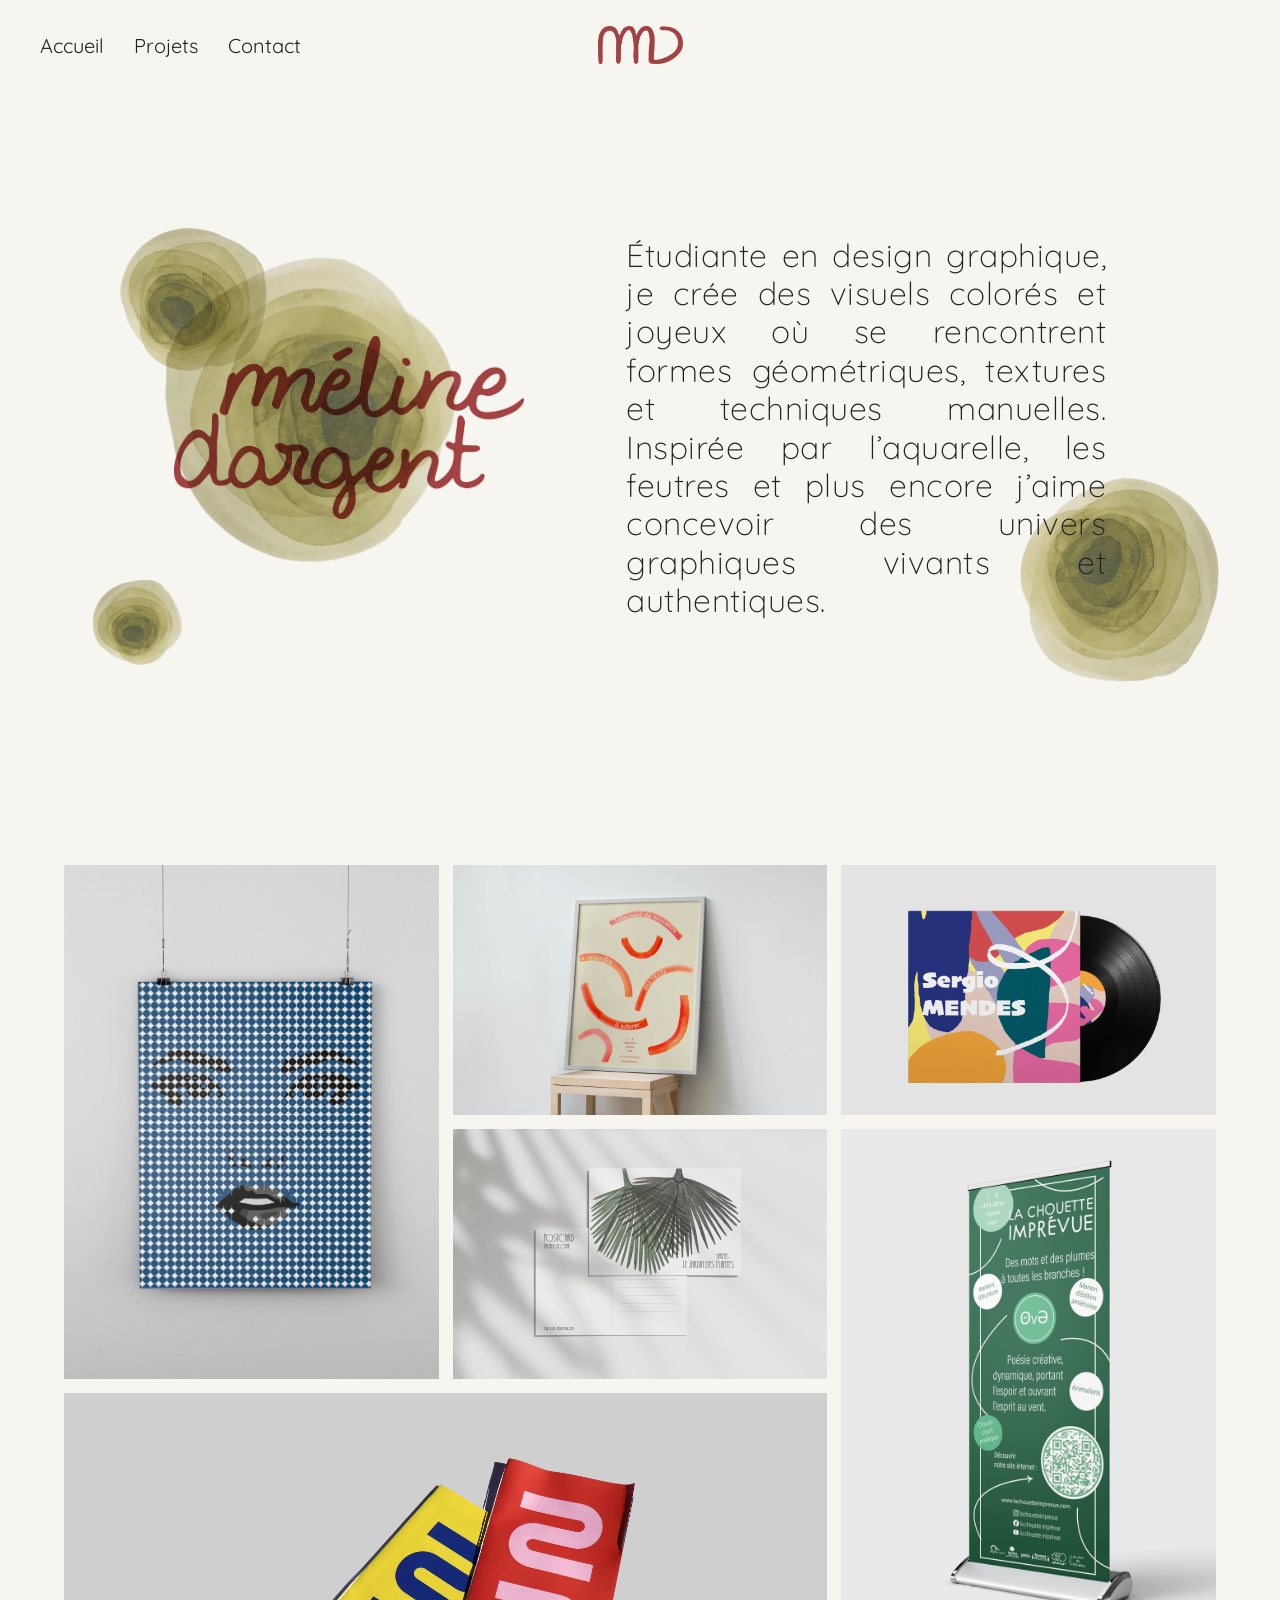
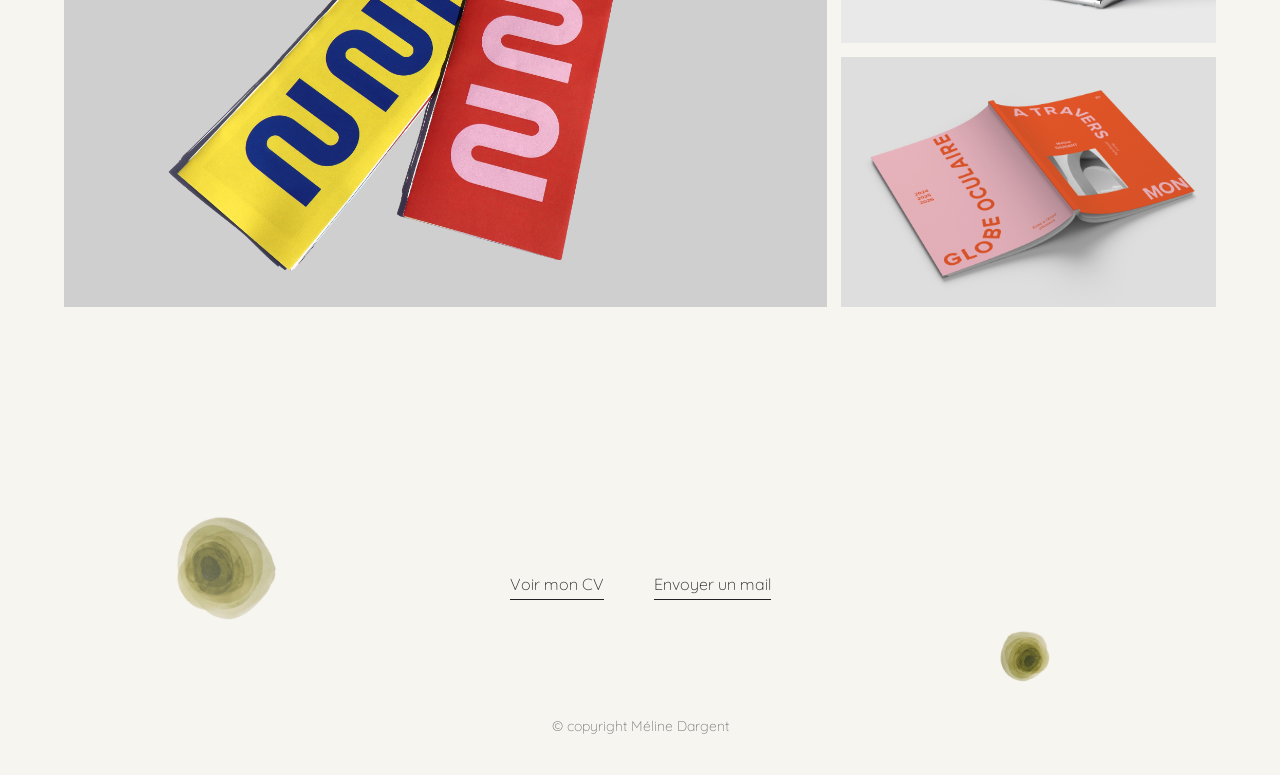
<file: index.html>
<!doctype html>
<html lang="fr">
<head>
<meta charset="utf-8">
<meta name="viewport" content="width=device-width, initial-scale=1">
<title>Portfolio — Méline Dargent</title>

<link rel="preconnect" href="https://fonts.googleapis.com">
<link rel="preconnect" href="https://fonts.gstatic.com" crossorigin>
<link href="https://fonts.googleapis.com/css2?family=Alumni+Sans+Pinstripe&display=swap" rel="stylesheet">
<link href="https://fonts.googleapis.com/css2?family=Quicksand:wght@300;400;500;600&display=swap" rel="stylesheet">
<link href="https://fonts.googleapis.com/css2?family=Inter:wght@200;300;400;500&display=swap" rel="stylesheet">

<link rel="stylesheet" href="style.css">
</head>

<body>



<header class="top-header">
<nav class="nav-left">
<a href="#home">Accueil</a>
<a href="#work">Projets</a>
<a href="#contact">Contact</a>
</nav>

<a href="#home" class="logo">
<img src="accueil/logo MD.jpg" alt="Logo Méline Dargent">
</a>

<div class="nav-right"></div>
</header>

<main id="home">


<section class="intro">
<img class="deco deco-4" src="accueil/preview_resultat.webp" alt="">
<div class="portrait-frame">

<!-- aquarelles décoratives -->
<img class="deco deco-2" src="accueil/preview_resultat.webp" alt="">
<img class="deco deco-3" src="accueil/preview_resultat.webp" alt="">
<img class="deco deco-5" src="accueil/preview_resultat.webp" alt="">

<img src="accueil/prenom.jpg" alt="prénom">

</div>

<div class="intro-text">
<p>
        Étudiante en design graphique, je crée des visuels colorés et joyeux où se rencontrent formes géométriques, textures et techniques manuelles. Inspirée par l’aquarelle, les feutres et plus encore j’aime concevoir des univers graphiques vivants et authentiques.
</p>

</div>
</section>

<section id="work" class="project-grid">
<a href="projet1.html" class="project-card tall">
<img src="louvres lens/louvre1.jpg" alt="L'Art Nouveau">
<span>Shéhérazade Louvres Lens</span>
</a>

<a href="projet2.html" class="project-card">
<img src="affiches poétiques/affiche 1.png" alt="la chouette affiche">
<span>Affiches poétique</span>
</a>

<a href="projet3.html" class="project-card">
<img src="vynile/vinyle2.jpg" alt="Sergio Mendes">
<span>Sergio Mendes</span>
</a>

<a href="projet4.html" class="project-card">
<img src="jardindesplantes/cartepostale1.jpg">
<span>Le Jardin des plantes d’Amiens</span>
</a>

<a href="projet7.html" class="project-card tall">
<img src="kakémonos/kakémono1.jpg">
<span>Chouette kakémono </span>
</a>

<a href="projet5.html" class="project-card big">
<img src="specimen/typospecimen2.webp" alt="Museo Moderno">
<span>Museo Moderno</span>
</a>

<a href="projet6.html" class="project-card">
<img src="photobest/photo1_resultat.webp" alt="Photographie">
<span>À travers mon globe occulaire</span>
</a>


</section>



<section id="contact" class="contact">
<img class="deco deco-6" src="accueil/preview_resultat.webp" alt="">
<img class="deco deco-7" src="accueil/preview_resultat.webp" alt="">
<a href="html.cv.html">Voir mon CV</a>
<a href="mailto:dargent.mel@gmail.com">Envoyer un mail</a>
</section>

<section id="copyright" class="copyright">
<p > © copyright Méline Dargent</p>

</section>

</main>

</body>
</html>
</file>
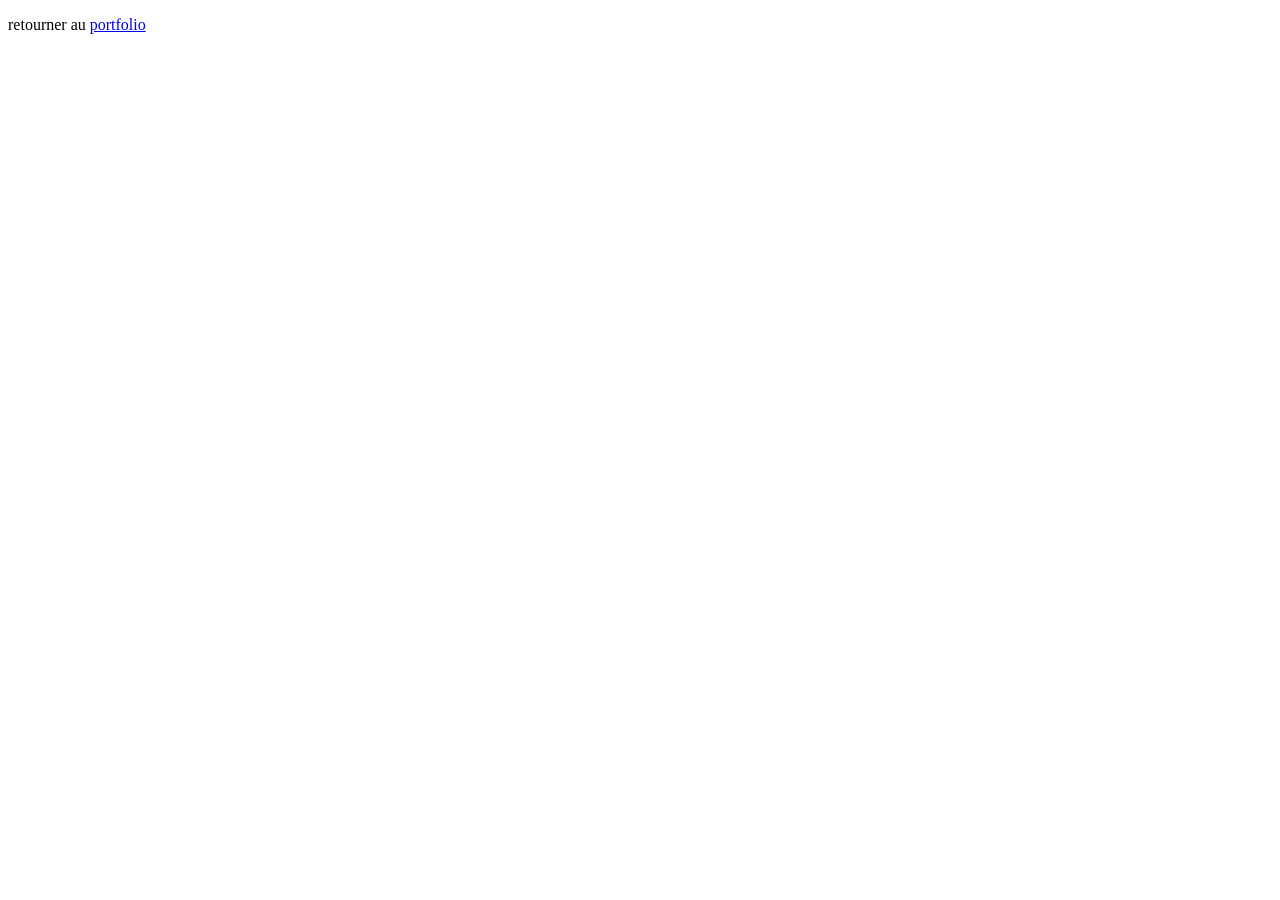
<file: duo photo.html>
<!DOCTYPE html>
<html lang="fr">
<head>
    <meta charset="UTF-8">
    <meta name="viewport" content="width=device-width, initial-scale=1.0">
    <title>Duo photo</title>
</head>
<body>
  <p> retourner au <a href="inde.html"> portfolio</a></p>
    
</body>
</html>
</file>
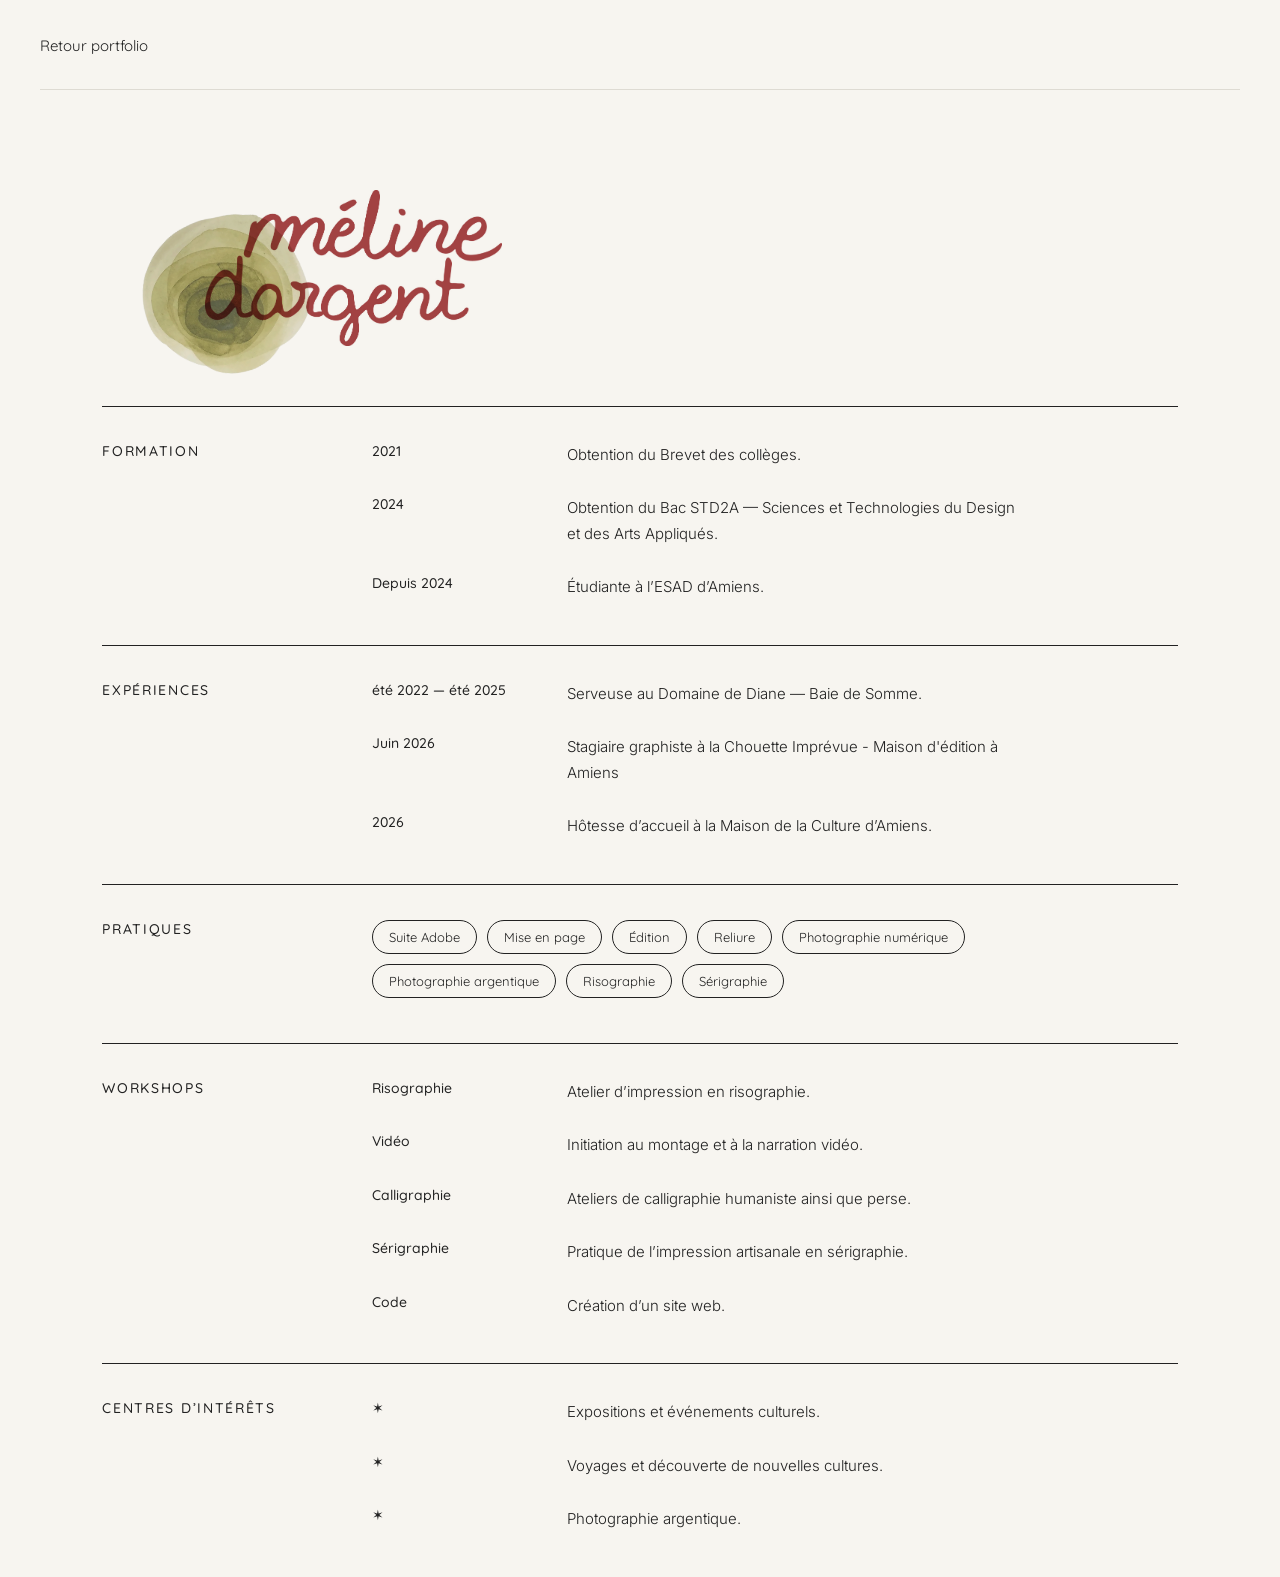
<file: html.cv.html>
<!doctype html>
<html lang="fr">

<head>

<meta charset="utf-8">
<meta name="viewport" content="width=device-width, initial-scale=1">

<title>CV — Méline Dargent</title>


<link rel="preconnect" href="https://fonts.googleapis.com">
<link rel="preconnect" href="https://fonts.gstatic.com" crossorigin>


<link href="https://fonts.googleapis.com/css2?family=Alumni+Sans+Pinstripe&display=swap" rel="stylesheet">

<link href="https://fonts.googleapis.com/css2?family=Quicksand:wght@300;400;500;600&display=swap" rel="stylesheet">

<link href="https://fonts.googleapis.com/css2?family=Inter:wght@200;300;400;500&display=swap" rel="stylesheet">


<link rel="stylesheet" href="stylecv.css">


</head>



<body>



<header class="cv-header">


<a href="index.html" class="cv-back">
Retour portfolio
</a>


</header>





<section class="cv-intro">


<div class="cv-title-image">

    <section class="cv-intro">

<div class="cv-title-image">

<img class="cv-deco cv-deco-1" src="accueil/preview_resultat.webp" alt="">

<img class="cv-prenom" src="accueil/prenom.jpg" alt="Méline Dargent">

</div>

</section>





</div>



</section>







<main class="cv-main">



<section class="cv-section">


<h2>
Formation
</h2>



<div class="cv-content">


<div class="cv-row">

<span>
2021
</span>

<p>
Obtention du Brevet des collèges.
</p>

</div>



<div class="cv-row">

<span>
2024
</span>

<p>
Obtention du Bac STD2A — Sciences et Technologies du Design et des Arts Appliqués.
</p>

</div>



<div class="cv-row">

<span>
Depuis 2024
</span>

<p>
Étudiante à l’ESAD d’Amiens.
</p>

</div>



</div>


</section>







<section class="cv-section">


<h2>
Expériences
</h2>



<div class="cv-content">



<div class="cv-row">

<span>
été 2022 — été 2025
</span>

<p>
Serveuse au Domaine de Diane — Baie de Somme.
</p>

</div>

<div class="cv-row">

<span>
Juin 2026
</span>

<p>
Stagiaire graphiste à la Chouette Imprévue - Maison d'édition à Amiens
</p>

</div>

<div class="cv-row">

<span>
2026
</span>

<p>
Hôtesse d’accueil à la Maison de la Culture d’Amiens.
</p>

</div>


</div>


</section>








<section class="cv-section">

<h2>
Pratiques
</h2>

<div class="cv-content">

<div class="tags">
    <span>Suite Adobe</span>
    <span>Mise en page</span>
    <span>Édition</span>
    <span>Reliure</span>
    <span>Photographie numérique</span>
    <span>Photographie argentique</span>
    <span>Risographie</span>
    <span>Sérigraphie</span>
</div>

</div>

</section>








<section class="cv-section">


<h2>
Workshops
</h2>



<div class="cv-content">



<div class="cv-row">

<span>
Risographie
</span>

<p>
Atelier d’impression en risographie.
</p>

</div>




<div class="cv-row">

<span>
Vidéo
</span>

<p>
Initiation au montage et à la narration vidéo.
</p>

</div>


<div class="cv-row">

<span>
Calligraphie
</span>

<p>
Ateliers de calligraphie humaniste ainsi que perse.
</p>

</div>



<div class="cv-row">

<span>
Sérigraphie
</span>

<p>
Pratique de l’impression artisanale en sérigraphie.
</p>

</div>




<div class="cv-row">

<span>
Code
</span>

<p>
Création d’un site web.
</p>

</div>

</div>
</section>


<section class="cv-section">


<h2>
Centres d’intérêts
</h2>



<div class="cv-content">
<div class="cv-row">

<span>
✶
</span>

<p>
Expositions et événements culturels.
</p>

</div>

<div class="cv-row">

<span>
✶
</span>

<p>
Voyages et découverte de nouvelles cultures.
</p>

</div>

<div class="cv-row">

<span>
✶
</span>

<p>
Photographie argentique.
</p>

</div>

</div>
</section>

</main>



</body>

</html>
</file>
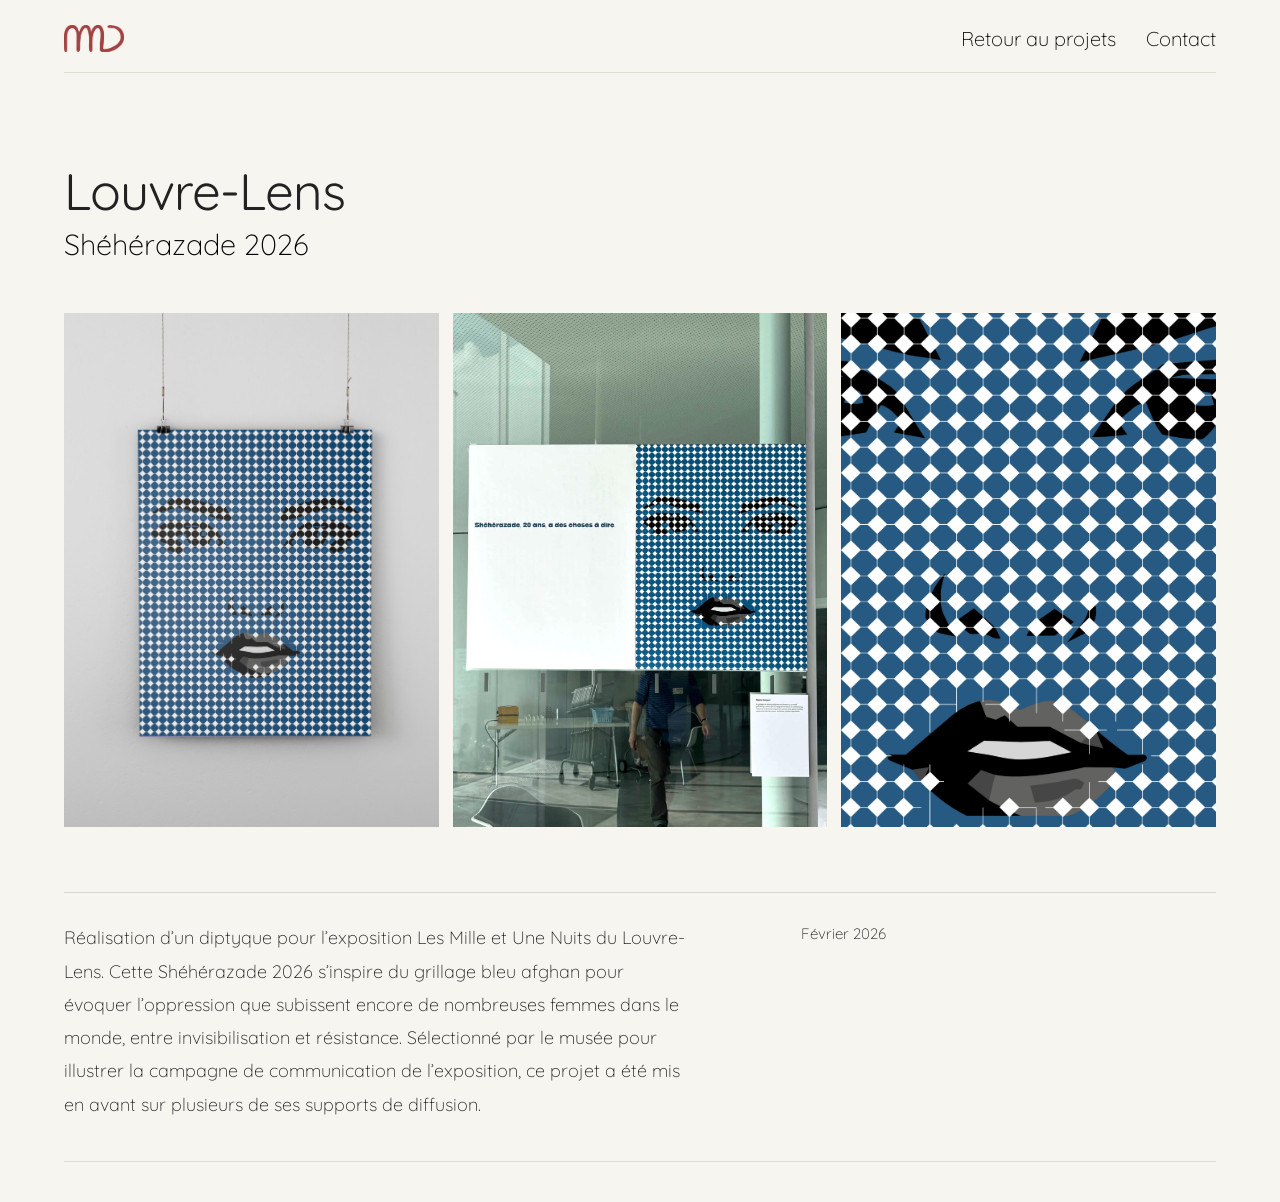
<file: projet1.html>
<!doctype html>
<html lang="fr">
<head>
<meta charset="utf-8" />
<meta name="viewport" content="width=device-width, initial-scale=1" />
<title>Shéhérazade Louvre-Lens — Méline Dargent</title>

<link rel="preconnect" href="https://fonts.googleapis.com">
<link rel="preconnect" href="https://fonts.gstatic.com" crossorigin>
<link href="https://fonts.googleapis.com/css2?family=Alumni+Sans+Pinstripe&display=swap" rel="stylesheet">
<link href="https://fonts.googleapis.com/css2?family=Quicksand:wght@300;400;500;600&display=swap" rel="stylesheet">

<link rel="stylesheet" href="style.css">
</head>

<body>

<!-- Topbar identique au portfolio -->
<header class="site-header">
<div class="site-header-inner">
<a href="index.html#home" class="site-brand"><img src="accueil/logo MD.jpg" alt="Méline Dargent — accueil" width="60" style="width:60px;height:auto;mix-blend-mode:multiply;"></a>

<nav class="site-nav">
<a href="index.html#work" class="site-nav-link">Retour au projets</a>
<a href="index.html#contact" class="site-nav-link">Contact</a>
</nav>
</div>
<div class="site-line"></div>
</header>

<main class="project-page">

<!-- Titre sous la topbar -->
<header class="project-hero">
<h1 class="project-title">Louvre-Lens</h1>
<p class="project-subtitle">Shéhérazade 2026</p>
</header>

<!-- Galerie : 3 photos verticales côte à côte -->
<section class="project-gallery">
<div class="gallery-grid gallery-trio">
<figure><img src="louvres lens/louvre1.jpg" alt="Affiche Shéhérazade 2026"></figure>   <!-- gauche -->
<figure><img src="louvres lens/lens2.jpg" alt="Shéhérazade — détail"></figure>       <!-- milieu -->
<figure><img src="louvres lens/louvreslens3_resultat.webp" alt="Shéhérazade — autre vue"></figure>    <!-- droite -->
</div>
</section>

<!-- Texte + meta -->
<section class="project-text">
<p class="project-note">
        Réalisation d’un diptyque pour l’exposition Les Mille et Une Nuits du Louvre-Lens. Cette Shéhérazade 2026 s’inspire du grillage bleu afghan pour évoquer l’oppression que subissent encore de nombreuses femmes dans le monde, entre invisibilisation et résistance. Sélectionné par le musée pour illustrer la campagne de communication de l’exposition, ce projet a été mis en avant sur plusieurs de ses supports de diffusion.
</p>

<div class="project-meta">
<p>Février 2026</p>
</div>
</section>

<footer class="project-footer">
<div class="project-footer-line"></div>
</footer>

</main>

<script src="script.js"></script>
</body>
</html>
</file>
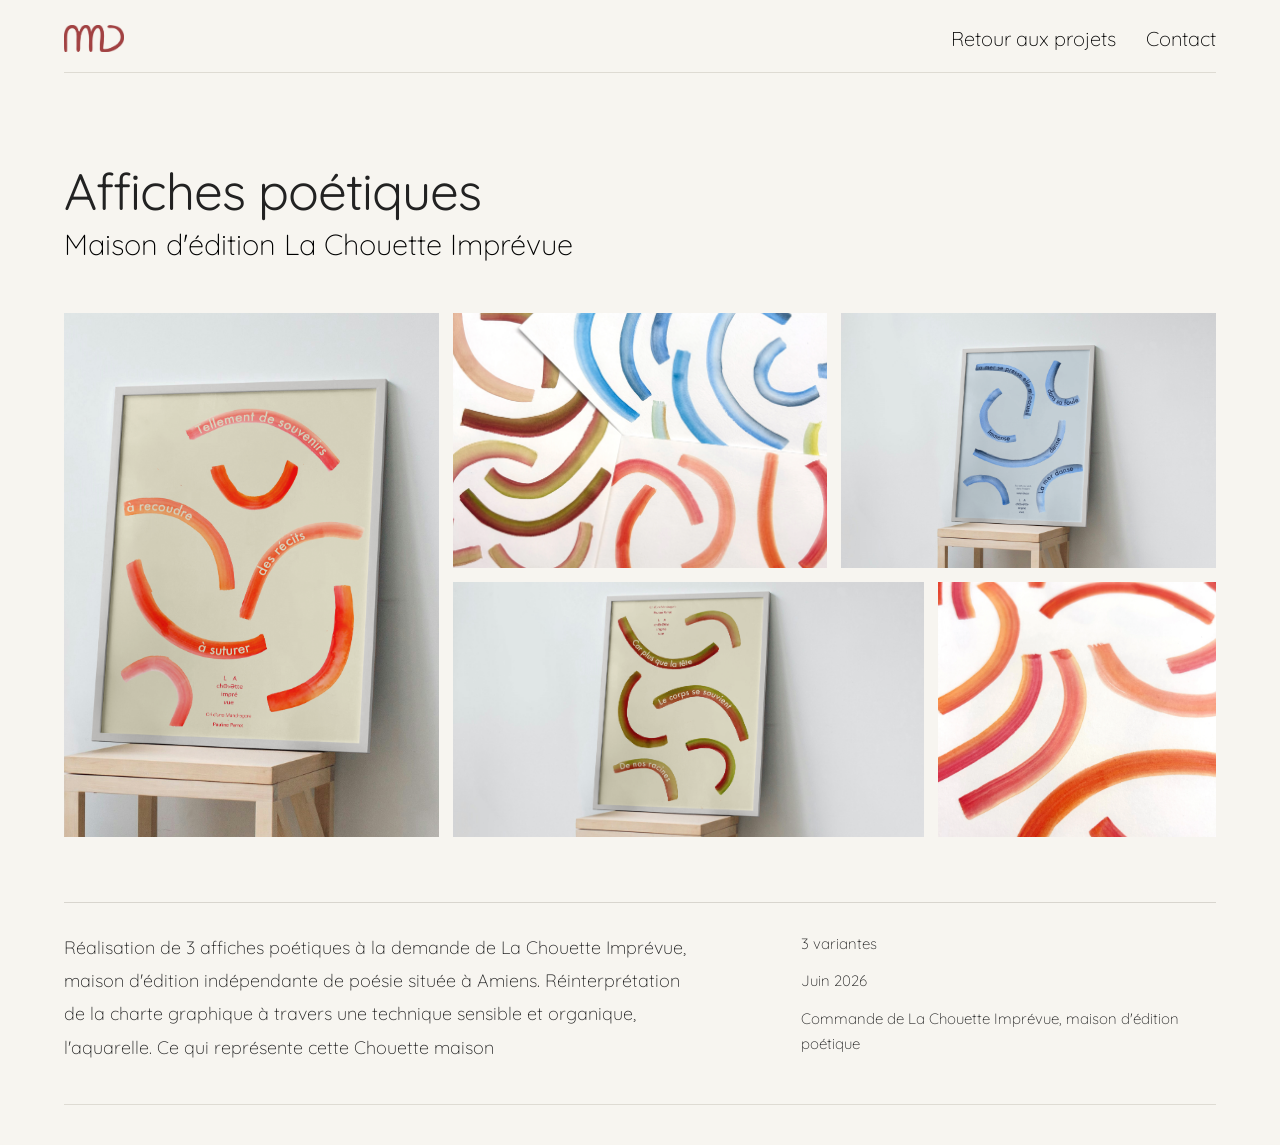
<file: projet2.html>
<!doctype html>
<html lang="fr">
<head>
<meta charset="utf-8" />
<meta name="viewport" content="width=device-width, initial-scale=1" />
<title>Affiches poétiques — Méline Dargent</title>

<link rel="preconnect" href="https://fonts.googleapis.com">
<link rel="preconnect" href="https://fonts.gstatic.com" crossorigin>
<link href="https://fonts.googleapis.com/css2?family=Alumni+Sans+Pinstripe&display=swap" rel="stylesheet">
<link href="https://fonts.googleapis.com/css2?family=Quicksand:wght@300;400;500;600&display=swap" rel="stylesheet">

<link rel="stylesheet" href="style.css">
</head>

<body>

<!-- Topbar identique au portfolio -->
<header class="site-header">
<div class="site-header-inner">
<a href="index.html#home" class="site-brand"><img src="accueil/logo MD.jpg" alt="Méline Dargent — accueil" width="60" style="width:60px;height:auto;mix-blend-mode:multiply;"></a>

<nav class="site-nav">
<a href="index.html#work" class="site-nav-link">Retour aux projets</a>
<a href="index.html#contact" class="site-nav-link">Contact</a>
</nav>
</div>
<div class="site-line"></div>
</header>

<main class="project-page">

<!-- Titre sous la topbar -->
<header class="project-hero">
<h1 class="project-title">Affiches poétiques</h1>
<p class="project-subtitle">Maison d'édition La Chouette Imprévue</p>
</header>

<!-- Galerie : mosaïque haute 5 photos -->
<section class="project-gallery">
<div class="gallery-grid gallery-mosaic gallery-tall">
<figure><img src="affiches poétiques/affiche 1.png" alt="Affiche poétique 1"></figure>   <!-- grande à gauche -->
<figure><img src="affiches poétiques/poetique1_resultat.webp" alt="Affiche poétique 2"></figure>   <!-- haut milieu -->
<figure><img src="affiches poétiques/affiche 3.png" alt="Affiche poétique 3"></figure>   <!-- haut droite -->
<figure><img src="affiches poétiques/affiche 2.png" alt="Affiche poétique 4"></figure>   <!-- bas, large -->
<figure><img src="affiches poétiques/poetique2_resultat.webp" alt="Affiche poétique 5"></figure>   <!-- bas, étroite -->
</div>
</section>

<!-- Texte + meta -->
<section class="project-text">
<p class="project-note">
        Réalisation de 3 affiches poétiques à la demande de La Chouette Imprévue, maison d'édition indépendante de poésie située à Amiens.
        Réinterprétation de la charte graphique à travers une technique sensible et organique, l'aquarelle.
        Ce qui représente cette Chouette maison
</p>

<div class="project-meta">
<p>3 variantes</p>
<p>Juin 2026</p>
<p>Commande de La Chouette Imprévue, maison d'édition poétique</p>
</div>
</section>

<footer class="project-footer">
<div class="project-footer-line"></div>
</footer>

</main>

<script src="script.js"></script>
</body>
</html>
</file>
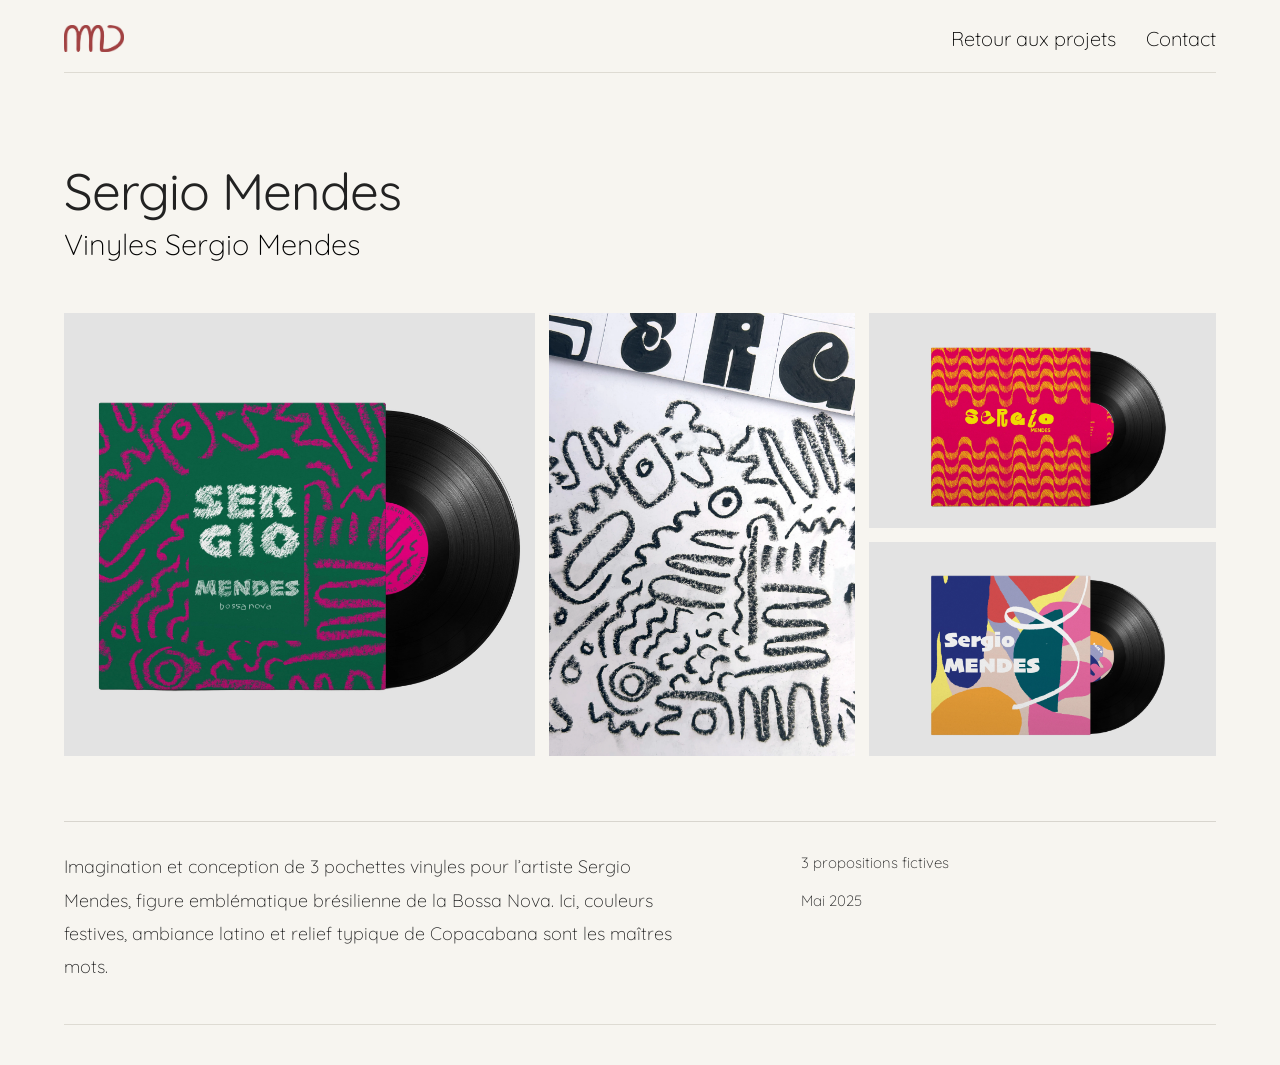
<file: projet3.html>
<!doctype html>
<html lang="fr">
<head>
<meta charset="utf-8" />
<meta name="viewport" content="width=device-width, initial-scale=1" />
<title>Sergio Mendes — Méline Dargent</title>

<link rel="preconnect" href="https://fonts.googleapis.com">
<link rel="preconnect" href="https://fonts.gstatic.com" crossorigin>
<link href="https://fonts.googleapis.com/css2?family=Alumni+Sans+Pinstripe&display=swap" rel="stylesheet">
<link href="https://fonts.googleapis.com/css2?family=Quicksand:wght@300;400;500;600&display=swap" rel="stylesheet">

<link rel="stylesheet" href="style.css">
</head>

<body>

<!-- Topbar identique au portfolio -->
<header class="site-header">
<div class="site-header-inner">
<a href="index.html#home" class="site-brand"><img src="accueil/logo MD.jpg" alt="Méline Dargent — accueil" width="60" style="width:60px;height:auto;mix-blend-mode:multiply;"></a>

<nav class="site-nav">
<a href="index.html#work" class="site-nav-link">Retour aux projets</a>
<a href="index.html#contact" class="site-nav-link">Contact</a>
</nav>
</div>
<div class="site-line"></div>
</header>

<main class="project-page">

<!-- Titre sous la topbar -->
<header class="project-hero">
<h1 class="project-title">Sergio Mendes</h1>
<p class="project-subtitle">Vinyles Sergio Mendes</p>
</header>

<!-- Galerie -->
<section class="project-gallery">
<div class="gallery-grid gallery-vinyl">
<figure><img src="vynile/vinyle1.jpg" alt="Vinyle Sergio Mendes — pochette verte"></figure>   <!-- 1 : grande à gauche -->
<figure><img src="vynile/sergio1_resultat.webp" alt="Dessins de recherche — motifs et lettrage"></figure> <!-- 2 : haute au milieu -->
<figure><img src="vynile/vinyle3.jpg" alt="Vinyle Sergio Mendes — pochette rouge"></figure>   <!-- 3 : haut droite -->
<figure><img src="vynile/vinyle2.jpg" alt="Vinyle Sergio Mendes — pochette colorée"></figure> <!-- 4 : bas droite -->
</div>
</section>

<!-- Texte + meta -->
<section class="project-text">
<p class="project-note">
        Imagination et conception de 3 pochettes vinyles pour l’artiste Sergio Mendes,
        figure emblématique brésilienne de la Bossa Nova. Ici, couleurs festives,
        ambiance latino et relief typique de Copacabana sont les maîtres mots.
</p>

<div class="project-meta">
<p>3 propositions fictives</p>
<p>Mai 2025</p>
</div>
</section>

<footer class="project-footer">
<div class="project-footer-line"></div>
</footer>

</main>

<script src="script.js"></script>
</body>
</html>
</file>
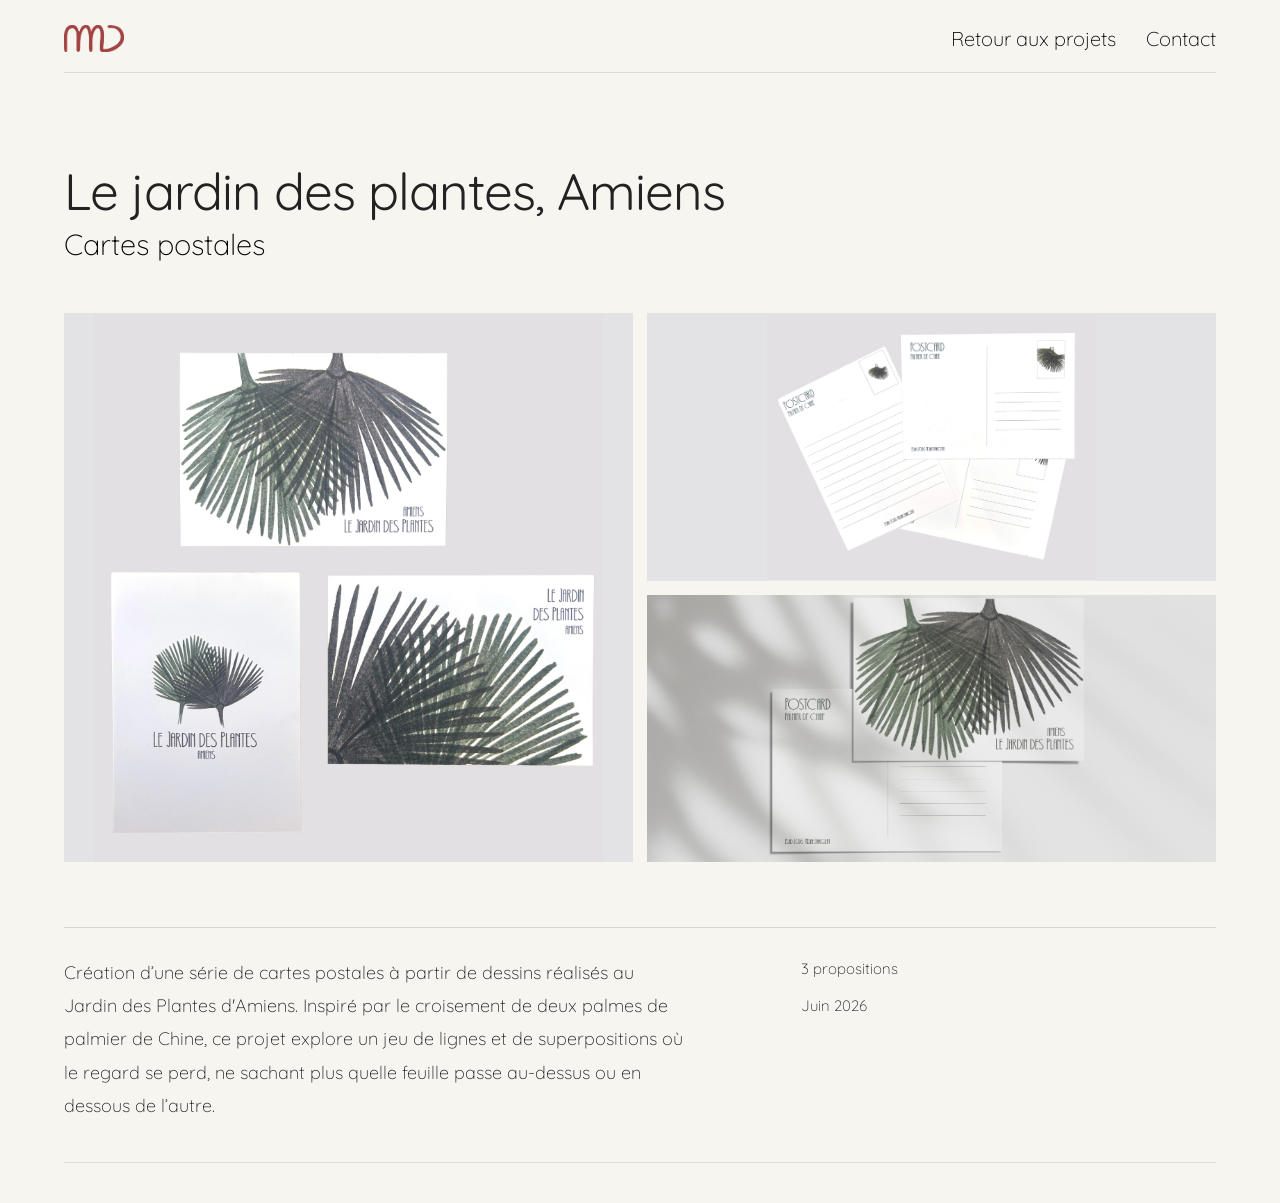
<file: projet4.html>
<!doctype html>
<html lang="fr">
<head>
<meta charset="utf-8" />
<meta name="viewport" content="width=device-width, initial-scale=1" />
<title>Le jardin des plantes — Méline Dargent</title>

<link rel="preconnect" href="https://fonts.googleapis.com">
<link rel="preconnect" href="https://fonts.gstatic.com" crossorigin>
<link href="https://fonts.googleapis.com/css2?family=Alumni+Sans+Pinstripe&display=swap" rel="stylesheet">
<link href="https://fonts.googleapis.com/css2?family=Quicksand:wght@300;400;500;600&display=swap" rel="stylesheet">

<link rel="stylesheet" href="style.css">
</head>

<body>

<!-- Topbar identique au portfolio -->
<header class="site-header">
<div class="site-header-inner">
<a href="index.html#home" class="site-brand"><img src="accueil/logo MD.jpg" alt="Méline Dargent — accueil" width="60" style="width:60px;height:auto;mix-blend-mode:multiply;"></a>

<nav class="site-nav">
<a href="index.html#work" class="site-nav-link">Retour aux projets</a>
<a href="index.html#contact" class="site-nav-link">Contact</a>
</nav>
</div>
<div class="site-line"></div>
</header>

<main class="project-page">

<!-- Titre sous la topbar -->
<header class="project-hero">
<h1 class="project-title">Le jardin des plantes, Amiens</h1>
<p class="project-subtitle">Cartes postales</p>
</header>

<!-- Galerie : 3 photos en rectangle plein -->
<section class="project-gallery">
<div class="gallery-grid gallery-three gallery-fit">
<figure>
<img src="jardindesplantes/jardin des plantes.jpg" alt="Cartes postales du Jardin des plantes — vue principale">
</figure>

<figure>
<img src="jardindesplantes/cartepostale2.jpg" alt="Carte postale — détail 1">
</figure>

<figure class="fill">
<img src="jardindesplantes/cartepostale1.jpg" alt="Carte postale — détail 2">
</figure>
</div>
</section>

<!-- Texte + meta -->
<section class="project-text">
<p class="project-note">
       Création d’une série de cartes postales à partir de dessins réalisés au Jardin des Plantes d'Amiens. Inspiré par le croisement de deux palmes de palmier de Chine, ce projet explore un jeu de lignes et de superpositions où le regard se perd, ne sachant plus quelle feuille passe au-dessus ou en dessous de l’autre.
</p>

<div class="project-meta">
<p>3 propositions</p>
<p>Juin 2026</p>
</div>
</section>

<footer class="project-footer">
<div class="project-footer-line"></div>
</footer>

</main>

<script src="script.js"></script>
</body>
</html>
</file>
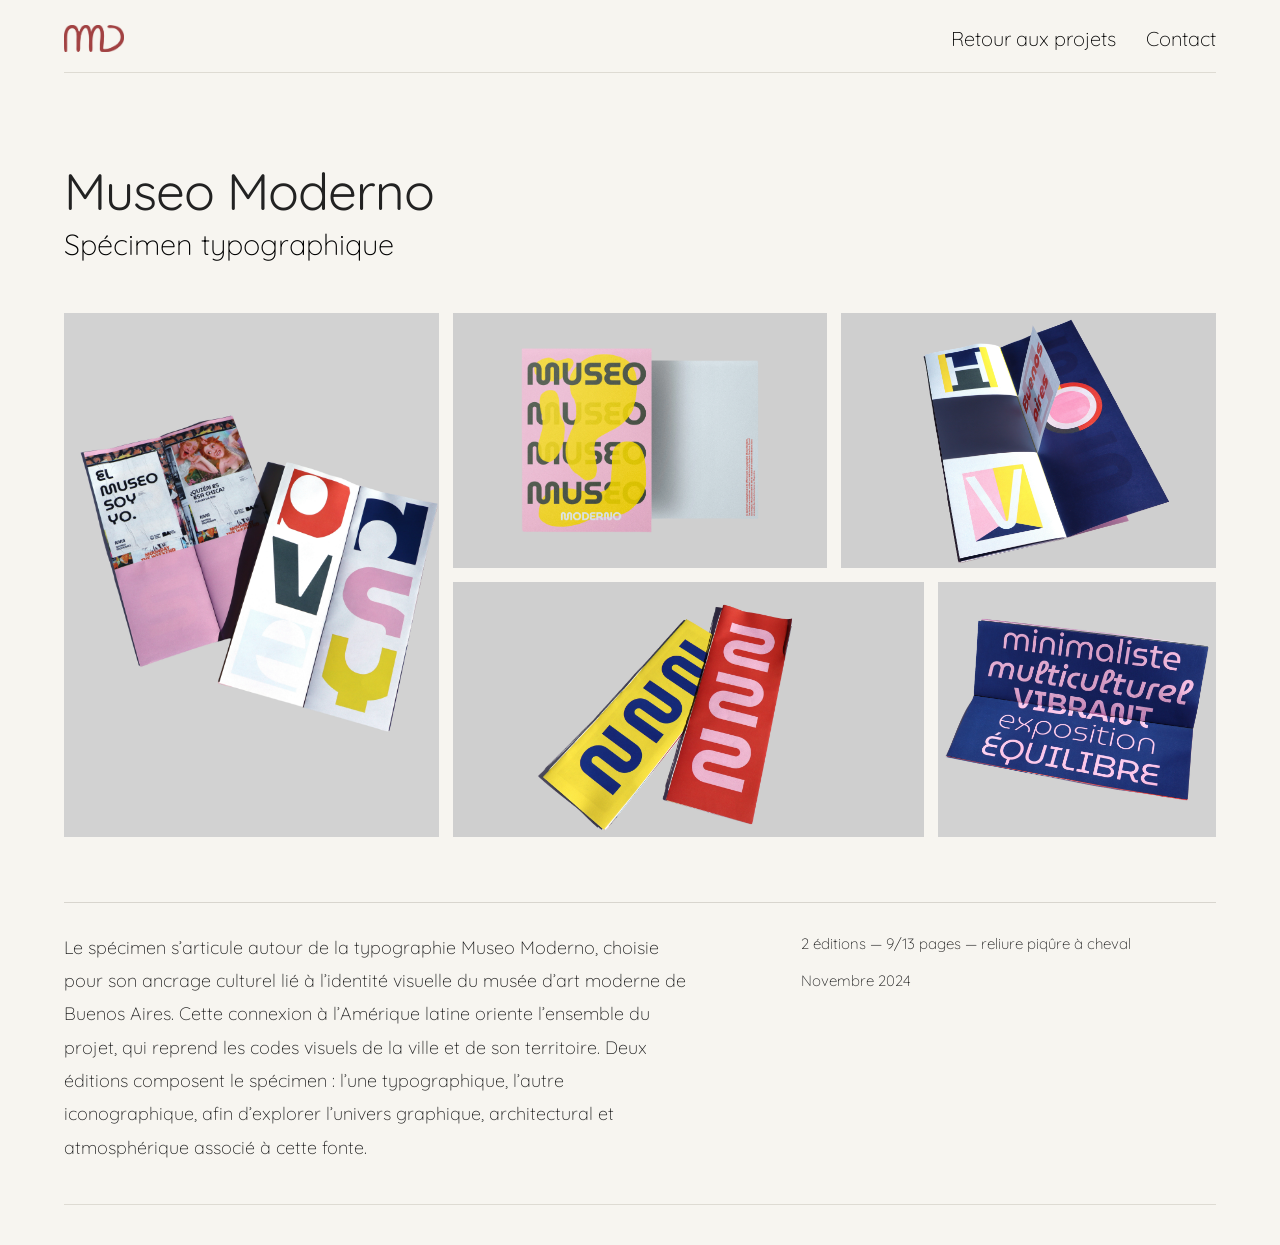
<file: projet5.html>
<!doctype html>
<html lang="fr">
<head>
<meta charset="utf-8" />
<meta name="viewport" content="width=device-width, initial-scale=1" />
<title>Museo Moderno — Méline Dargent</title>

<link rel="preconnect" href="https://fonts.googleapis.com">
<link rel="preconnect" href="https://fonts.gstatic.com" crossorigin>
<link href="https://fonts.googleapis.com/css2?family=Alumni+Sans+Pinstripe&display=swap" rel="stylesheet">
<link href="https://fonts.googleapis.com/css2?family=Quicksand:wght@300;400;500;600&display=swap" rel="stylesheet">

<link rel="stylesheet" href="style.css">
</head>

<body>

<!-- Topbar identique au portfolio -->
<header class="site-header">
<div class="site-header-inner">
<a href="index.html#home" class="site-brand"><img src="accueil/logo MD.jpg" alt="Méline Dargent — accueil" width="60" style="width:60px;height:auto;mix-blend-mode:multiply;"></a>

<nav class="site-nav">
<a href="index.html#work" class="site-nav-link">Retour aux projets</a>
<a href="index.html#contact" class="site-nav-link">Contact</a>
</nav>
</div>
<div class="site-line"></div>
</header>

<main class="project-page">

<!-- Titre sous la topbar -->
<header class="project-hero">
<h1 class="project-title">Museo Moderno</h1>
<p class="project-subtitle">Spécimen typographique</p>
</header>

<!-- Galerie : mosaïque 5 photos -->
<section class="project-gallery">
<div class="gallery-grid gallery-mosaic gallery-tall">
<figure class="fit" style="background:#d2d2d2; --zoom:1.3;">
<img src="specimen/typospecimen.webp" alt="Spécimen typographique — vue principale">   <!-- grande à gauche -->
</figure>

<figure>
<img src="specimen/specimentypo.webp" alt="Spécimen typographique — détail 1">        <!-- haut milieu -->
</figure>

<figure>
<img src="specimen/typospecimen3.webp" alt="Spécimen typographique — détail 2">       <!-- haut droite -->
</figure>

<figure class="fit" style="background:#cfcfcf; --zoom:1.10;">
<img src="specimen/typospecimen2.webp" alt="Édition typographique — aperçu">          <!-- bas, large -->
</figure>

<figure>
<img src="specimen/specimen5.webp" alt="Édition iconographique — extrait">            <!-- bas, étroite -->
</figure>
</div>
</section>

<!-- Texte + meta -->
<section class="project-text">
<p class="project-note">
        Le spécimen s’articule autour de la typographie Museo Moderno, choisie pour son ancrage culturel lié à
        l’identité visuelle du musée d’art moderne de Buenos Aires. Cette connexion à l’Amérique latine oriente
        l’ensemble du projet, qui reprend les codes visuels de la ville et de son territoire. Deux éditions
        composent le spécimen : l’une typographique, l’autre iconographique, afin d’explorer l’univers graphique,
        architectural et atmosphérique associé à cette fonte.
</p>

<div class="project-meta">
<p>2 éditions — 9/13 pages — reliure piqûre à cheval</p>
<p>Novembre 2024</p>
</div>
</section>

<footer class="project-footer">
<div class="project-footer-line"></div>
</footer>

</main>

<script src="script.js"></script>
</body>
</html>
</file>
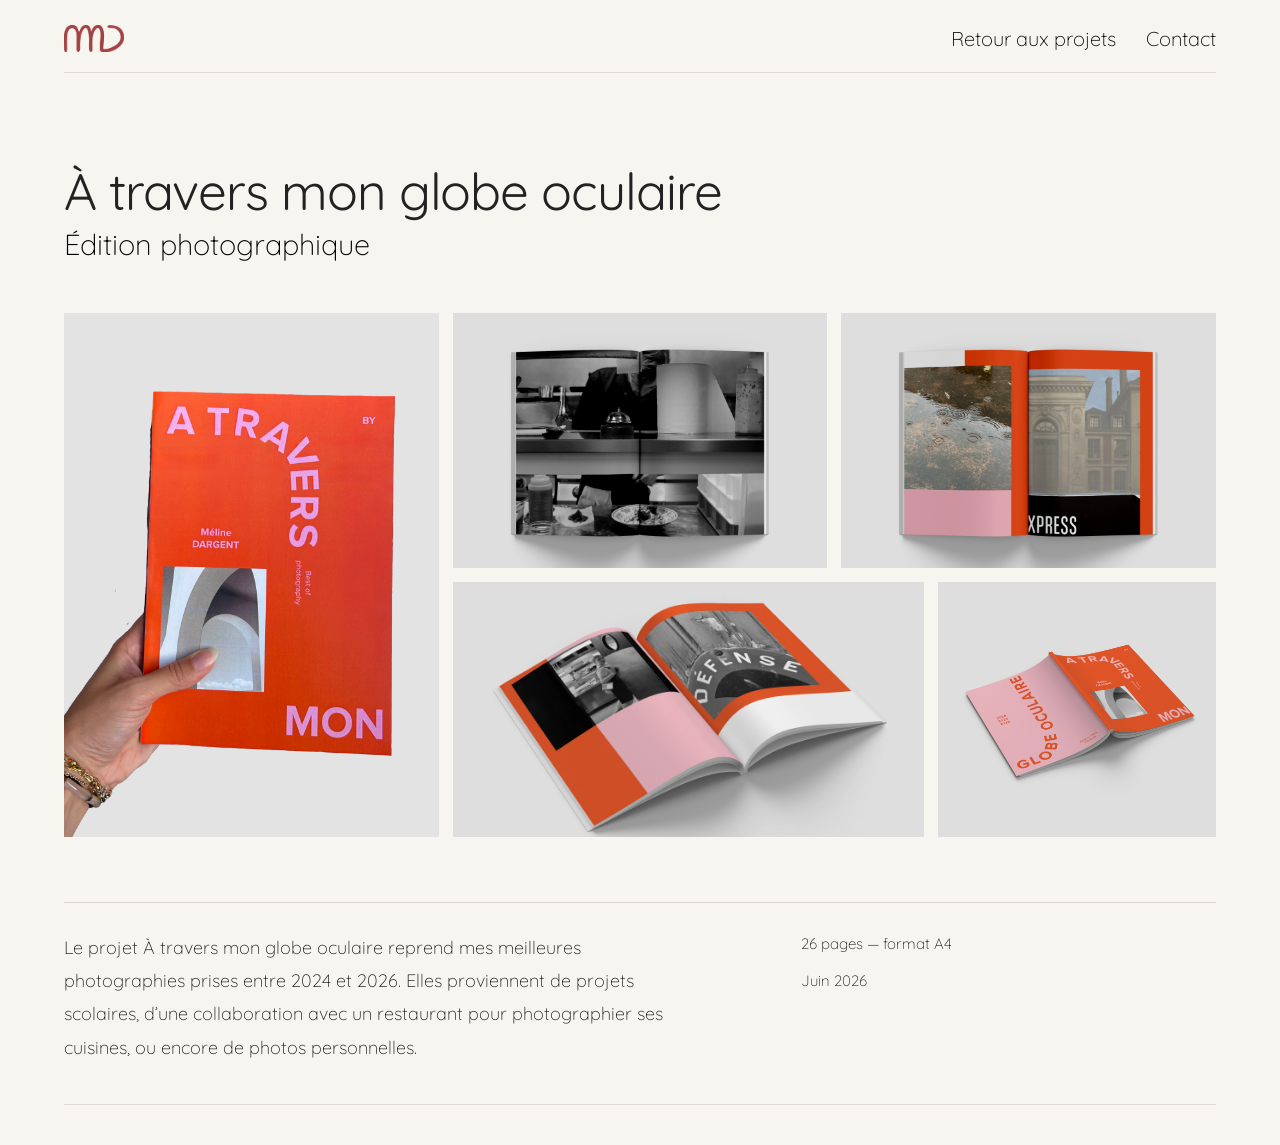
<file: projet6.html>
<!doctype html>
<html lang="fr">
<head>
<meta charset="utf-8" />
<meta name="viewport" content="width=device-width, initial-scale=1" />
<title>À travers mon globe oculaire — Méline Dargent</title>

<link rel="preconnect" href="https://fonts.googleapis.com">
<link rel="preconnect" href="https://fonts.gstatic.com" crossorigin>
<link href="https://fonts.googleapis.com/css2?family=Alumni+Sans+Pinstripe&display=swap" rel="stylesheet">
<link href="https://fonts.googleapis.com/css2?family=Quicksand:wght@300;400;500;600&display=swap" rel="stylesheet">

<link rel="stylesheet" href="style.css">
</head>

<body>

<!-- Topbar identique au portfolio -->
<header class="site-header">
<div class="site-header-inner">
<a href="index.html#home" class="site-brand"><img src="accueil/logo MD.jpg" alt="Méline Dargent — accueil" width="60" style="width:60px;height:auto;mix-blend-mode:multiply;"></a>

<nav class="site-nav">
<a href="index.html#work" class="site-nav-link">Retour aux projets</a>
<a href="index.html#contact" class="site-nav-link">Contact</a>
</nav>
</div>
<div class="site-line"></div>
</header>

<main class="project-page">

<!-- Titre sous la topbar -->
<header class="project-hero">
<h1 class="project-title">À travers mon globe oculaire</h1>
<p class="project-subtitle">Édition photographique</p>
</header>

<!-- Galerie : mosaïque 5 photos -->
<section class="project-gallery">
<div class="gallery-grid gallery-mosaic gallery-tall">
<figure class="fit" style="background:#e3e3e3; --zoom:1.3; --focus:54% 58%; --shift-y:-8%;">
<img src="photobest/photobest1.jpg" alt="Édition À travers mon globe oculaire — couverture tenue en main">   <!-- grande à gauche : magazine agrandi et centré -->
</figure>

<figure>
<img src="photobest/photo4_resultat.webp" alt="Double page — photographies de cuisine">          <!-- haut milieu -->
</figure>

<figure>
<img src="photobest/photo6_resultat.webp" alt="Double page — photographies urbaines">           <!-- haut droite -->
</figure>

<figure>
<img src="photobest/photo5_resultat.webp" alt="Édition ouverte — double page Défense">          <!-- bas, large -->
</figure>

<figure class="fit" style="background:#dedede;">
<img src="photobest/photo1_resultat.webp" alt="Couverture et quatrième de couverture">          <!-- bas, étroite, image entière -->
</figure>
</div>
</section>

<!-- Texte + meta -->
<section class="project-text">
<p class="project-note">
        Le projet À travers mon globe oculaire reprend mes meilleures photographies prises entre 2024 et 2026. Elles proviennent de projets scolaires, d’une collaboration avec un restaurant pour photographier ses cuisines, ou encore de photos personnelles.
</p>

<div class="project-meta">
<p>26 pages — format A4</p>
<p>Juin 2026</p>
</div>
</section>

<footer class="project-footer">
<div class="project-footer-line"></div>
</footer>

</main>

<script src="script.js"></script>
</body>
</html>
</file>
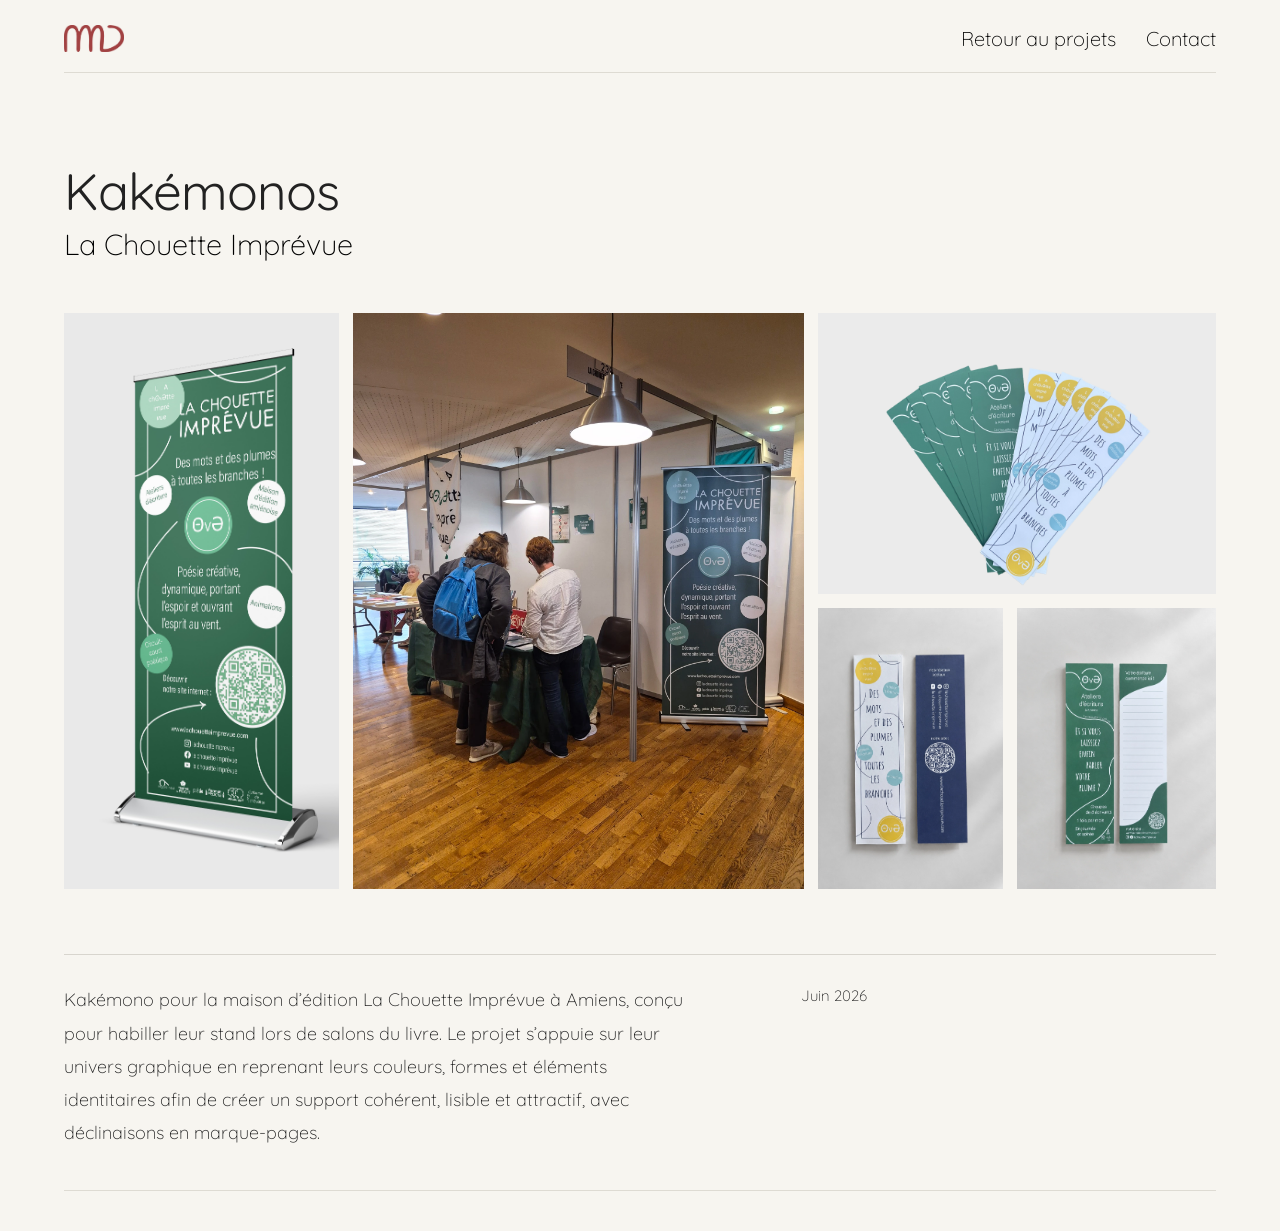
<file: projet7.html>
<!doctype html>
<html lang="fr">
<head>
<meta charset="utf-8" />
<meta name="viewport" content="width=device-width, initial-scale=1" />
<title>Kakémonos — Méline Dargent</title>

<link rel="preconnect" href="https://fonts.googleapis.com">
<link rel="preconnect" href="https://fonts.gstatic.com" crossorigin>
<link href="https://fonts.googleapis.com/css2?family=Alumni+Sans+Pinstripe&display=swap" rel="stylesheet">
<link href="https://fonts.googleapis.com/css2?family=Quicksand:wght@300;400;500;600&display=swap" rel="stylesheet">

<link rel="stylesheet" href="style.css">
</head>

<body>

<!-- Topbar identique au portfolio -->
<header class="site-header">
<div class="site-header-inner">
<a href="index.html#home" class="site-brand"><img src="accueil/logo MD.jpg" alt="Méline Dargent — accueil" width="60" style="width:60px;height:auto;mix-blend-mode:multiply;"></a>

<nav class="site-nav">
<a href="index.html#work" class="site-nav-link">Retour au projets</a>
<a href="index.html#contact" class="site-nav-link">Contact</a>
</nav>
</div>
<div class="site-line"></div>
</header>

<main class="project-page">

<!-- Titre sous la topbar -->
<header class="project-hero">
<h1 class="project-title">Kakémonos</h1>
<p class="project-subtitle">La Chouette Imprévue</p>
</header>

<!-- Galerie : mosaïque 5 photos -->
<section class="project-gallery">
<div class="gallery-grid gallery-stand">
<figure>
<img src="kakémonos/kakémono1.jpg" alt="Kakémono La Chouette Imprévue">                <!-- 1 : haute à gauche -->
</figure>

<figure>
<img src="kakémonos/kakémono2_resultat.webp" alt="Kakémono sur le stand">                        <!-- 2 : haute au milieu -->
</figure>

<figure class="fit" style="background:#ebebeb; --zoom:1.35;">
<img src="kakémonos/marquepages1_resultat.webp" alt="Marque-pages La Chouette Imprévue"> <!-- 3 : haut droite, large -->
</figure>

<figure>
<img src="kakémonos/marque1_resultat.webp" alt="Marque-pages — recto verso">           <!-- 4 : bas droite, gauche -->
</figure>

<figure>
<img src="kakémonos/marque2_resultat.webp" alt="Marque-page Ateliers d'écriture">      <!-- 5 : bas droite, droite -->
</figure>
</div>
</section>

<!-- Texte + meta -->
<section class="project-text">
<p class="project-note">
        Kakémono pour la maison d’édition La Chouette Imprévue à Amiens, conçu pour habiller leur stand lors de salons du livre. Le projet s’appuie sur leur univers graphique en reprenant leurs couleurs, formes et éléments identitaires afin de créer un support cohérent, lisible et attractif, avec déclinaisons en marque-pages.
</p>

<div class="project-meta">
<p>Juin 2026</p>
</div>
</section>

<footer class="project-footer">
<div class="project-footer-line"></div>
</footer>

</main>

<script src="script.js"></script>
</body>
</html>
</file>
<file: style.css>
/* Police chargée ici pour TOUTES les pages, même si le HTML l'oublie */
@import url("https://fonts.googleapis.com/css2?family=Quicksand:wght@300;400;500;600&display=swap");

* {
  margin: 0;
  padding: 0;
  box-sizing: border-box;
}

html {
  scroll-behavior: smooth;
}

body {
  background: #f7f5f0;
  color: #222;
  font-family: "Quicksand", sans-serif;
  font-weight: 300;
}

/* ========================================
   EN-TÊTE DE LA PAGE D'ACCUEIL
======================================== */

.top-header {
  width: 100%;
  height: 90px;
  display: grid;
  grid-template-columns: 1fr auto 1fr;
  align-items: center;
  padding: 15px 40px;
  position: sticky;
  top: 0;
  z-index: 100;
  background: rgba(247, 245, 240, 0.95);
  backdrop-filter: blur(8px);
}

.nav-left {
  display: flex;
  align-items: center;
  gap: 30px;
}

.nav-left a {
  color: #222;
  text-decoration: none;
  font-family: "Quicksand", sans-serif;
  font-size: 20px;
  font-weight: 400;
  transition: opacity 0.3s ease;
}

.nav-left a:hover {
  opacity: 0.5;
}

.logo {
  display: block;
  text-align: center;
}

.logo img {
  display: block;
  width: 85px;
  height: auto;
  mix-blend-mode: multiply;   /* le fond blanc du logo prend la couleur beige */
}

.nav-right {
  min-width: 1px;
}

/* ========================================
   INTRODUCTION / PORTRAIT
======================================== */

.intro {
  min-height: 75vh;
  display: flex;
  align-items: center;
  justify-content: center;
  gap: 8vw;
  padding: 80px 8vw;
}

.portrait-frame {
  width: 350px;
  height: 470px;
  position: relative;         /* sert de repère à l'aquarelle */
  flex-shrink: 0;
}

.portrait-frame img:not(.deco) {
  display: block;
  width: 100%;
  height: 100%;
  object-fit: contain;        /* image entière, pas coupée */
}

.intro-text {
  position: relative;         /* sert de repère aux petites aquarelles */
  max-width: 480px;
}

.intro-text p {
  font-family: "Quicksand", sans-serif;
  font-size: 32px;
  line-height: 1.2;
  letter-spacing: 0.5px;
  text-align: justify;
  hyphens: auto;              /* coupe les mots longs pour éviter les grands trous */
}

/* ========================================
   GRILLE DES PROJETS — PAGE D'ACCUEIL
======================================== */

.project-grid {
  width: 90%;
  max-width: 1400px;
  margin: 100px auto;
  display: grid;
  grid-template-columns: repeat(3, minmax(0, 1fr));
  grid-auto-rows: 250px;
  grid-auto-flow: dense;
  gap: 14px;
  align-items: stretch;
}

.project-card {
  position: relative;
  display: block;
  min-width: 0;
  overflow: hidden;
  text-decoration: none;
  background: #ddd;
}

.project-card img {
  display: block;
  width: 100%;
  height: 100%;
  object-fit: cover;
  transition: transform 0.6s ease, filter 0.4s ease;
}

/* Voile léger au survol */
.project-card::after {
  content: "";
  position: absolute;
  inset: 0;
  background: rgba(0, 0, 0, 0.12);
  opacity: 0;
  transition: opacity 0.4s ease;
  pointer-events: none;
}

.project-card:hover img {
  transform: scale(1.04);
  filter: blur(3px);
}

.project-card:hover::after {
  opacity: 1;
}

/* Titre centré sur l'image */
.project-card span {
  position: absolute;
  top: 50%;
  left: 50%;
  z-index: 2;
  width: 90%;
  padding: 0 10px;
  color: #fff;
  text-align: center;
  font-family: "Quicksand", sans-serif;
  font-size: 20px;
  font-weight: 400;
  opacity: 0;
  transform: translate(-50%, -40%);
  transition: opacity 0.35s ease, transform 0.35s ease;
}

.project-card:hover span {
  opacity: 1;
  transform: translate(-50%, -50%);
}

/* Variantes de taille des cartes */
.project-card.tall {
  grid-row: span 2;
}

.project-card.big {
  grid-column: span 2;
  grid-row: span 2;
}

.project-card.wide {
  grid-column: span 2;
}

/* ========================================
   CONTACT
======================================== */

.contact {
  min-height: 40vh;
  display: flex;
  justify-content: center;
  align-items: center;
  gap: 50px;
  padding: 100px 30px;
}

.contact a {
  color: #222;
  text-decoration: none;
  border-bottom: 1px solid #222;
  padding-bottom: 5px;
  font-family: "Quicksand", sans-serif;
  font-size: 16px;
  transition: opacity 0.3s ease;
}

.contact a:hover {
  opacity: 0.5;
}


/* ========================================
   STYLES COMMUNS AUX PAGES PROJETS
======================================== */

.project-page {
  width: 90%;
  max-width: 1400px;
  margin: 0 auto;
  color: #222;
  font-family: "Quicksand", sans-serif;
  font-weight: 200;
}

.site-header {
  width: 100%;
  padding: 25px 5%;
  background: #f7f5f0;
}

.site-header-inner {
  display: flex;
  justify-content: space-between;
  align-items: center;
  gap: 30px;
}

.site-brand {
  color: #000;
  text-decoration: none;
  font-size: 18px;
  font-weight: 400;
}

.site-nav {
  display: flex;
  gap: 30px;
}

.site-nav-link {
  color: #000;
  text-decoration: none;
  font-size: 20px;
  transition: opacity 0.3s ease;
}

.site-nav-link:hover {
  opacity: 0.5;
}

/* Logo MD à la place du nom, sur les pages projets */
.site-header .site-brand img {
  display: block;
  width: 60px !important;
  max-width: 60px;
  height: auto;
  mix-blend-mode: multiply;   /* fond blanc du logo → beige */
}

.site-line,
.project-footer-line {
  height: 1px;
  margin-top: 20px;
  background: #dedbd3;
}

/* Titre et sous-titre */
.project-hero {
  padding: 65px 0 50px;
}

.project-title {
  margin: 0;
  font-size: clamp(32px, 4vw, 52px);
  line-height: 1.1;
  font-weight: 400;
  letter-spacing: -1px;
}

.project-subtitle {
  margin-top: 6px;
  color: #000;
  font-size: clamp(20px, 2.5vw, 29px);
  line-height: 1.3;
  font-weight: 300;
}

/* ========================================
   GALERIE DES PAGES PROJETS
   Même grille que la page d'accueil :
   3 colonnes, rangées de 250px, espace 14px.

   Fonctionne avec :
   - .gallery-grid > figure
   - l'ancien HTML QR codes (.gallery-row / .gallery-bottom)

   Tailles disponibles sur les <figure> :
   - (rien)            → 1 case
   - .tall  / .g-main  → 1 colonne × 2 rangées
   - .wide  / .g-wide  → 2 colonnes × 1 rangée
   - .big   / .g-large → 2 colonnes × 2 rangées
======================================== */

.project-gallery {
  margin-bottom: 65px;
}

.gallery-grid,
.project-gallery:has(.gallery-row),
.project-gallery:has(.gallery-bottom) {
  display: grid;
  grid-template-columns: repeat(3, minmax(0, 1fr));
  grid-auto-rows: 250px;
  grid-auto-flow: dense;
  gap: 14px;
}

/* Les anciens conteneurs QR codes "disparaissent" :
   leurs images rejoignent directement la grande grille */
.gallery-row,
.gallery-bottom {
  display: contents;
}

.project-gallery figure,
.gallery-grid figure {
  position: relative;
  min-width: 0;
  min-height: 0;
  height: auto;
  margin: 0;
  overflow: hidden;
  background: #ddd;
  grid-column: auto;
  grid-row: auto;
}

.project-gallery figure img,
.gallery-grid figure img {
  display: block;
  max-width: 100%;
  width: 100%;
  height: 100%;
  object-fit: cover;
  transition: transform 0.6s ease;
}

/* Pas de voile sombre ni de zoom au survol sur les pages projets
   (il reste uniquement sur la page d'accueil). */

/* Variantes de taille */
.project-gallery figure.tall,
.project-gallery figure.g-main {
  grid-column: span 1;
  grid-row: span 2;
}

.project-gallery figure.wide,
.project-gallery figure.g-wide {
  grid-column: span 2;
  grid-row: span 1;
}

.project-gallery figure.big,
.project-gallery figure.g-large {
  grid-column: span 2;
  grid-row: span 2;
}

/* ========================================
   MOSAÏQUE 5 PHOTOS
   Ajouter la classe "gallery-mosaic" sur .gallery-grid.
   Photo 1 : grande à gauche (2 rangées)
   Photos 2 et 3 : en haut à droite, même largeur
   Photo 4 : en bas, large
   Photo 5 : en bas à droite, plus étroite
======================================== */

.gallery-grid.gallery-mosaic {
  grid-template-columns: repeat(12, minmax(0, 1fr));
  grid-template-rows: 250px 250px;
  grid-template-areas:
    "p1 p1 p1 p1 p2 p2 p2 p2 p3 p3 p3 p3"
    "p1 p1 p1 p1 p4 p4 p4 p4 p4 p5 p5 p5";
}

/* Version HAUTE de la mosaïque, seulement pour les pages
   qui ajoutent la classe "gallery-tall" en plus.
   Les autres mosaïques ne changent pas. */
.gallery-grid.gallery-mosaic.gallery-tall {
  grid-template-rows: repeat(2, minmax(0, 1fr));
  grid-auto-rows: auto;
  aspect-ratio: 2.2 / 1;   /* plus le chiffre est petit, plus c'est haut */
}

.gallery-mosaic figure:nth-child(1) { grid-area: p1; }
.gallery-mosaic figure:nth-child(2) { grid-area: p2; }
.gallery-mosaic figure:nth-child(3) { grid-area: p3; }
.gallery-mosaic figure:nth-child(4) { grid-area: p4; }
.gallery-mosaic figure:nth-child(5) { grid-area: p5; }

/* ========================================
   TRIO 3 PHOTOS
   Ajouter la classe "gallery-trio" sur .gallery-grid.
   Trois grandes cases verticales côte à côte,
   idéal pour des affiches.
======================================== */

.gallery-grid.gallery-trio {
  grid-template-columns: repeat(3, minmax(0, 1fr));
  grid-template-rows: 514px;
  grid-auto-rows: 514px;
}

.gallery-trio figure:nth-child(n) {
  grid-column: auto;
  grid-row: auto;
}

/* ========================================
   MOSAÏQUE VINYLES (4 PHOTOS)
   Classe "gallery-vinyl" sur .gallery-grid.
   Photo 1 : grande à gauche (2 rangées)
   Photo 2 : haute au milieu (2 rangées)
   Photo 3 : haut droite
   Photo 4 : bas droite
======================================== */

.gallery-grid.gallery-vinyl {
  grid-template-columns: 8fr 5.2fr 5.9fr;
  grid-template-rows: repeat(2, minmax(0, 1fr));
  grid-auto-rows: auto;
  grid-template-areas:
    "p1 p2 p3"
    "p1 p2 p4";
  aspect-ratio: 2.6 / 1;   /* plus le chiffre est petit, plus c'est haut */
}

.gallery-vinyl figure:nth-child(1) { grid-area: p1; }
.gallery-vinyl figure:nth-child(2) { grid-area: p2; }
.gallery-vinyl figure:nth-child(3) { grid-area: p3; }
.gallery-vinyl figure:nth-child(4) { grid-area: p4; }

/* ========================================
   5 PHOTOS VERTICALES CÔTE À CÔTE
   Classe "gallery-five" sur .gallery-grid.
   Pour des formats très hauts et étroits
   (kakémonos, marque-pages…).
======================================== */

.gallery-grid.gallery-five {
  grid-template-columns: repeat(5, minmax(0, 1fr));
  grid-template-rows: minmax(0, 1fr);
  grid-auto-rows: auto;
  aspect-ratio: 2 / 1;   /* plus le chiffre est petit, plus c'est haut */
}

.gallery-five figure:nth-child(n) {
  grid-column: auto;
  grid-row: auto;
}

/* ========================================
   MOSAÏQUE 6 PHOTOS
   Classe "gallery-six" sur .gallery-grid.
   Photo 1 : haute à gauche (2 rangées)
   Photo 2 : haut milieu      Photo 4 : bas milieu
   Photo 3 : haut droite (large)
   Photos 5 et 6 : bas droite, côte à côte
======================================== */

.gallery-grid.gallery-six {
  grid-template-columns: 4.7fr 7.7fr 3.15fr 3.4fr;
  grid-template-rows: repeat(2, minmax(0, 1fr));
  grid-auto-rows: auto;
  grid-template-areas:
    "p1 p2 p3 p3"
    "p1 p4 p5 p6";
  aspect-ratio: 2 / 1;   /* plus le chiffre est petit, plus c'est haut */
}

.gallery-six figure:nth-child(1) { grid-area: p1; }
.gallery-six figure:nth-child(2) { grid-area: p2; }
.gallery-six figure:nth-child(3) { grid-area: p3; }
.gallery-six figure:nth-child(4) { grid-area: p4; }
.gallery-six figure:nth-child(5) { grid-area: p5; }
.gallery-six figure:nth-child(6) { grid-area: p6; }

/* ========================================
   MOSAÏQUE 5 PHOTOS AVEC PHOTO DE STAND
   Classe "gallery-stand" sur .gallery-grid.
   Photo 1 : haute à gauche
   Photo 2 : haute au milieu
   Photo 3 : haut droite (large)
   Photos 4 et 5 : bas droite, côte à côte
======================================== */

.gallery-grid.gallery-stand {
  grid-template-columns: 4.7fr 7.7fr 3.15fr 3.4fr;
  grid-template-rows: repeat(2, minmax(0, 1fr));
  grid-auto-rows: auto;
  grid-template-areas:
    "p1 p2 p3 p3"
    "p1 p2 p4 p5";
  aspect-ratio: 2 / 1;   /* plus le chiffre est petit, plus c'est haut */
}

.gallery-stand figure:nth-child(1) { grid-area: p1; }
.gallery-stand figure:nth-child(2) { grid-area: p2; }
.gallery-stand figure:nth-child(3) { grid-area: p3; }
.gallery-stand figure:nth-child(4) { grid-area: p4; }
.gallery-stand figure:nth-child(5) { grid-area: p5; }

/* ========================================
   MOSAÏQUE 3 PHOTOS
   Ajouter la classe "gallery-three" sur .gallery-grid.
   Photo 1 : grande à gauche (2 rangées)
   Photos 2 et 3 : empilées à droite
   → un rectangle plein, sans trou.
======================================== */

.gallery-grid.gallery-three {
  grid-template-columns: repeat(2, minmax(0, 1fr));
  grid-template-rows: repeat(2, minmax(0, 1fr));
  grid-auto-rows: auto;
  grid-template-areas:
    "p1 p2"
    "p1 p3";
  aspect-ratio: 2.1 / 1;   /* hauteur du bloc : plus le chiffre est petit, plus c'est haut */
}

.gallery-three figure:nth-child(1) { grid-area: p1; }
.gallery-three figure:nth-child(2) { grid-area: p2; }
.gallery-three figure:nth-child(3) { grid-area: p3; }

/* ========================================
   IMAGES ENTIÈRES (SANS RECADRAGE)
   Ajouter la classe "gallery-fit" sur .gallery-grid :
   chaque image s'affiche en entier dans sa case.
   La couleur de fond remplit l'espace autour.
======================================== */

.gallery-grid.gallery-fit figure {
  background: #e3e2e5;
}

.gallery-grid.gallery-fit figure img {
  object-fit: contain;
}

/* Exception : cette image remplit sa case même dans une galerie "gallery-fit".
   Ajouter class="fill" sur son <figure>. */
.gallery-grid.gallery-fit figure.fill img {
  object-fit: cover;
}

/* Une seule image moins coupée : ajouter class="fit" sur son <figure>.
   Le zoom se règle dans le HTML avec style="--zoom: 2" :
   1 = image entière, plus le chiffre est grand, plus on zoome. */
.gallery-grid figure.fit {
  background: #e4e4e4;   /* gris clair, comme le fond de tes mockups */
}

.gallery-grid figure.fit img {
  object-fit: contain;
  transform-origin: var(--focus, center);
  transform: translate(var(--shift-x, 0), var(--shift-y, 0)) scale(var(--zoom, 1));
}

/* ========================================
   DESCRIPTION ET INFORMATIONS DU PROJET
======================================== */

.project-text {
  display: grid;
  grid-template-columns: 1.2fr 0.8fr;
  gap: 10%;
  padding-top: 28px;
  border-top: 1px solid #d8d5ce;
}

.project-note {
  max-width: 700px;
  margin: 0;
  font-size: 18px;
  line-height: 1.85;
  font-weight: 300;
}

.project-meta {
  display: flex;
  flex-direction: column;
  gap: 12px;
}

.project-meta p {
  margin: 0;
  font-size: 15px;
  line-height: 1.7;
}

/* Pied de page des projets */
.project-footer {
  padding: 40px 0;
}

.project-footer-line {
  margin-top: 0;
}

/* ========================================
   AQUARELLES DÉCORATIVES (PAGE D'ACCUEIL)
   Pour déplacer une aquarelle : top / left / right / bottom.
   Pour changer sa taille : width.
   Attention : ne pas mettre de z-index sur .intro, .contact
   ou .portrait-frame, sinon le fond blanc des images réapparaît.
======================================== */

.intro,
.contact {
  position: relative;
  overflow: clip;             /* évite le défilement horizontal */
}

.deco {
  position: absolute;
  z-index: -1;                /* passe derrière le prénom et le texte */
  height: auto;
  mix-blend-mode: multiply;   /* le fond blanc de l'aquarelle devient beige */
  pointer-events: none;
  user-select: none;
}

/* Grande, derrière le prénom */
.deco-1 { width: 330px; top: 50%; left: 50%; transform: translate(-50%, -50%) rotate(-12deg); }
/* Cercle en bas à gauche du prénom */
.deco-2 { width: 96px; bottom: -16px; left: -80px; transform: rotate(40deg); opacity: 0.85; }
/* Cercle entre le prénom et le texte */
.deco-3 { width: 170px; top: 20px; left: -31px; transform: rotate(75deg); opacity: 0.85; }
/* Grand cercle à droite du texte */
.deco-4 { width: 225px; top: 360px; right: 3vw; transform: rotate(160deg); opacity: 0.85; }
/* Grand cercle en haut à gauche de la page (z-index : passe aussi sur le menu) */
.deco-5 { width: 290px; top: 53px; left: -25px; z-index: 101; transform: rotate(-50deg); opacity: 0.85; }
/* Petit cercle en haut à droite de la page */
.deco-8 { width: 95px; top: 83px; left: 80vw; z-index: 101; transform: rotate(110deg); opacity: 0.85; }
/* Dans la section contact */
.deco-6 { width: 110px; top: 25%; left: 14%; transform: rotate(110deg); opacity: 0.8; }
.deco-7 { width: 55px; bottom: 22%; right: 18%; transform: rotate(-20deg); }

/* ========================================
   TABLETTES
======================================== */

@media (max-width: 900px) {
  .deco-2 { width: 80px; left: -30px; }
  .deco-3 { width: 120px; left: -20px; top: 15px; }
  .deco-4 { width: 160px; top: 55%; right: -40px; }
  .deco-5 { width: 220px; }
  .deco-8 { width: 80px; top: 95px; left: 84vw; }

  .top-header {
    padding: 15px 20px;
  }

  .intro {
    gap: 40px;
    padding: 60px 5vw;
  }

  .portrait-frame {
    width: 280px;
    height: 380px;
  }

  .intro-text p {
    font-size: 27px;
  }

  .project-grid {
    grid-template-columns: repeat(2, minmax(0, 1fr));
  }

  .project-hero {
    padding-top: 50px;
  }

  /* Galerie projets : 2 colonnes, comme l'accueil */
  .gallery-grid,
  .project-gallery:has(.gallery-row),
  .project-gallery:has(.gallery-bottom) {
    grid-template-columns: repeat(2, minmax(0, 1fr));
  }
}

/* ========================================
   MOBILE
======================================== */

@media (max-width: 600px) {
  .top-header {
    height: auto;
    min-height: 80px;
    grid-template-columns: 1fr auto;
    padding: 15px 20px;
  }

  .nav-left {
    gap: 15px;
  }

  .nav-left a {
    font-size: 15px;
  }

  .nav-right {
    display: none;
  }

  .logo {
    grid-column: 2;
    grid-row: 1;
  }

  .logo img {
    width: 65px;
  }

  .intro {
    min-height: auto;
    flex-direction: column;
    padding: 60px 25px;
    gap: 40px;
  }

  .portrait-frame {
    width: 80vw;
    height: 105vw;
    max-height: 500px;
  }

  .intro-text {
    width: 100%;
  }

  .intro-text p {
    font-size: 25px;
  }

  .deco-1 { width: 74vw; }
  .deco-2 { width: 60px; left: -5px; bottom: -20px; }
  .deco-3 { width: 80px; left: 0; top: -15px; }
  .deco-4 { width: 120px; top: auto; bottom: 20px; right: -40px; }
  .deco-5 { width: 150px; top: -30px; left: -50px; }
  .deco-8 { width: 55px; top: 100px; left: 82vw; }
  .deco-6 { width: 70px; top: 12%; left: 8%; }
  .deco-7 { width: 40px; bottom: 12%; right: 12%; }

  .project-grid {
    width: 92%;
    grid-template-columns: 1fr;
    grid-auto-rows: 350px;
    gap: 15px;
    margin: 50px auto;
  }

  .project-card.tall,
  .project-card.big,
  .project-card.wide {
    grid-column: span 1;
    grid-row: span 1;
  }

  .project-card span {
    opacity: 1;
    transform: translate(-50%, -50%);
  }

  .contact {
    flex-direction: column;
    gap: 25px;
    min-height: 30vh;
    padding: 70px 20px;
  }

  /* En-tête des pages projets */
  .site-header {
    padding: 20px 5%;
  }

  .site-header-inner {
    align-items: center;
    gap: 15px;
  }

  .site-brand {
    font-size: 15px;
  }

  .site-nav {
    gap: 14px;
  }

  .site-nav-link {
    font-size: 15px;
  }

  .site-header .site-brand img {
    width: 48px !important;
    max-width: 48px;
  }

  .project-hero {
    padding: 45px 0 30px;
  }

  .project-title {
    letter-spacing: -1px;
  }

  /* Galerie projets : 1 colonne, comme l'accueil */
  .gallery-grid,
  .project-gallery:has(.gallery-row),
  .project-gallery:has(.gallery-bottom) {
    grid-template-columns: 1fr;
    grid-auto-rows: 350px;
    gap: 15px;
  }

  .project-gallery {
    margin-bottom: 40px;
  }

  .project-gallery figure.tall,
  .project-gallery figure.g-main,
  .project-gallery figure.wide,
  .project-gallery figure.g-wide,
  .project-gallery figure.big,
  .project-gallery figure.g-large {
    grid-column: span 1;
    grid-row: span 1;
  }

  /* Mosaïque 5 photos sur mobile : une photo par ligne */
  .gallery-grid.gallery-mosaic {
    grid-template-columns: 1fr;
    grid-template-rows: none;
    grid-auto-rows: 350px;
    grid-template-areas: none;
  }

  .gallery-grid.gallery-mosaic.gallery-tall {
    grid-template-rows: none;
    grid-auto-rows: 350px;
    aspect-ratio: auto;
  }

  .gallery-mosaic figure:nth-child(n) {
    grid-area: auto;
  }

  /* Mosaïque vinyles sur mobile : une photo par ligne */
  .gallery-grid.gallery-vinyl {
    grid-template-columns: 1fr;
    grid-template-rows: none;
    grid-auto-rows: 350px;
    grid-template-areas: none;
    aspect-ratio: auto;
  }

  .gallery-vinyl figure:nth-child(n) {
    grid-area: auto;
  }

  /* 5 photos verticales sur mobile : 2 par ligne */
  .gallery-grid.gallery-five {
    grid-template-columns: repeat(2, minmax(0, 1fr));
    grid-template-rows: none;
    grid-auto-rows: 420px;
    aspect-ratio: auto;
  }

  /* Mosaïque 6 photos sur mobile : 2 par ligne */
  .gallery-grid.gallery-six {
    grid-template-columns: repeat(2, minmax(0, 1fr));
    grid-template-rows: none;
    grid-auto-rows: 300px;
    grid-template-areas: none;
    aspect-ratio: auto;
  }

  .gallery-six figure:nth-child(n) {
    grid-area: auto;
  }

  /* Mosaïque stand sur mobile : 2 par ligne, marque-pages en pleine largeur */
  .gallery-grid.gallery-stand {
    grid-template-columns: repeat(2, minmax(0, 1fr));
    grid-template-rows: none;
    grid-auto-rows: 300px;
    grid-template-areas: none;
    aspect-ratio: auto;
  }

  .gallery-stand figure:nth-child(n) {
    grid-area: auto;
  }

  .gallery-stand figure:nth-child(3) {
    grid-column: 1 / -1;
  }

  /* Mosaïque 3 photos sur mobile : une photo par ligne */
  .gallery-grid.gallery-three {
    grid-template-columns: 1fr;
    grid-template-rows: none;
    grid-auto-rows: 350px;
    grid-template-areas: none;
    aspect-ratio: auto;
  }

  .gallery-grid.gallery-three.gallery-fit {
    grid-auto-rows: auto;
  }

  .gallery-three.gallery-fit figure,
  .gallery-three.gallery-fit figure img {
    height: auto;
  }

  .gallery-three figure:nth-child(n) {
    grid-area: auto;
  }

  /* Trio sur mobile : une affiche par ligne */
  .gallery-grid.gallery-trio {
    grid-template-columns: 1fr;
    grid-template-rows: none;
    grid-auto-rows: 480px;
  }

  .project-text {
    grid-template-columns: 1fr;
    gap: 25px;
    padding-top: 22px;
  }

  .project-note {
    font-size: 16px;
  }

  .project-footer {
    padding: 30px 0;
  }
}

/* ========================================
   COPYRIGHT
======================================== */

.copyright {
  text-align: center;
  margin-top: -50px;          /* remonte vers les liens contact : plus le chiffre est grand, plus ça monte */
  padding: 0 20px 40px;
  font-size: 14px;
  color: #777;
}

@media (max-width: 600px) {
  .copyright {
    margin-top: -30px;
  }
}
/* ========================================
   AJUSTEMENTS ACCUEIL (à laisser à la fin du fichier)
======================================== */

/* Le fond blanc du prénom prend la couleur de l'arrière-plan */
.portrait-frame img:not(.deco) {
  mix-blend-mode: multiply;
}

/* Aquarelle à cheval sur le haut du prénom */
.deco-3 { width: 162px; top: -7px; left: -47px; }

/* Pas d'aquarelle en haut à droite */
.deco-8 { display: none; }

/* Grande aquarelle en haut à gauche */
.deco-5 { width: 328px; top: -18px; left: -53px; }

@media (max-width: 900px) {
  .deco-3 { width: 120px; left: -20px; top: 15px; }
  .deco-5 { width: 220px; top: -20px; left: -50px; }
}

@media (max-width: 600px) {
  .deco-3 { width: 80px; left: 0; top: -15px; }
  .deco-5 { width: 150px; top: -30px; left: -50px; }
}

/* ========================================
   RÉGLAGES TÉLÉPHONE
======================================== */

@media (max-width: 600px) {

  /* Titres des projets cachés sur téléphone */
  .project-card span {
    display: none;
  }

  /* Logo MD plus petit sur téléphone (page d'accueil) */
  .logo img {
    width: 45px;
  }

  /* Logo MD plus petit sur téléphone (pages projets) */
  .site-header .site-brand img {
    width: 38px !important;
    max-width: 38px;
  }
}
</file>
<file: stylecv.css>
*,
*::before,
*::after {
  box-sizing: border-box;
}

html {
  scroll-behavior: smooth;
}

body {
  margin: 0;
  background: #f7f5f0;
  color: #222;
  font-family: "Inter", sans-serif;
  font-weight: 300;
  overflow-x: clip;             /* l'aquarelle peut dépasser sans créer de défilement */
}


/* ========================================
   HEADER
======================================== */

.cv-header {
  width: 100%;
  height: 90px;
  display: flex;
  align-items: center;
  padding: 15px 40px;
  position: sticky;
  top: 0;
  z-index: 100;
  background: rgba(247, 245, 240, 0.95);
  backdrop-filter: blur(8px);
}

.cv-back {
  font-family: "Quicksand", sans-serif;
  font-size: 15px;
  font-weight: 400;
  color: #222;
  text-decoration: none;
  transition: opacity 0.3s ease;
}

.cv-back:hover {
  opacity: 0.5;
}

/* Ligne fine sous l'en-tête */
.cv-header::after {
  content: "";
  position: absolute;
  left: 40px;
  right: 40px;
  bottom: 0;
  height: 1px;
  background: #dedbd3;
}


/* ========================================
   PRÉNOM + AQUARELLE
======================================== */

.cv-intro {
  margin-left: 8vw;
  padding-top: 50px;            /* espace sous l'en-tête */
  padding-bottom: 30px;         /* espace entre le prénom et les sections */
}

.cv-title-image {
  position: relative;           /* sert de repère à l'aquarelle */
  width: 400px;
  max-width: 100%;
}

/* Le prénom */
.cv-title-image img.cv-prenom {
  position: relative;
  display: block;
  width: 100%;
  height: auto;
  mix-blend-mode: multiply;     /* fond blanc → beige */
}

/* L'aquarelle derrière le début du prénom
   Déplacer : top / left — Taille : width */
.cv-title-image img.cv-deco {
  position: absolute;
  z-index: -1;
  width: 180px;
  height: auto;
  top: -30px;
  left: -60px;
  transform: rotate(40deg);
  opacity: 0.85;
  mix-blend-mode: multiply;     /* fond blanc → beige */
  pointer-events: none;
  user-select: none;
}


/* ========================================
   CONTENU PRINCIPAL
======================================== */

.cv-main {
  margin-left: 8vw;
  width: 84%;
  max-width: 1200px;
}


/* ========================================
   SECTIONS
======================================== */

.cv-section {
  display: grid;
  grid-template-columns: 220px 1fr;
  gap: 50px;
  padding: 35px 0 45px;
  border-top: 1px solid #222;
}

.cv-section h2 {
  margin: 0;
  font-family: "Quicksand", sans-serif;
  font-size: 14px;
  font-weight: 500;
  letter-spacing: 0.12em;
  text-transform: uppercase;
}


/* ========================================
   CONTENU DES SECTIONS
======================================== */

.cv-content {
  max-width: 650px;
  display: flex;
  flex-direction: column;
  gap: 28px;
}

.cv-row {
  display: grid;
  grid-template-columns: 160px 1fr;
  column-gap: 35px;
  align-items: start;
}

.cv-row span {
  margin: 0;
  font-family: "Quicksand", sans-serif;
  font-size: 14px;
  font-weight: 500;
}

.cv-row p {
  margin: 0;
  font-family: "Inter", sans-serif;
  font-size: 15px;
  font-weight: 300;
  line-height: 1.7;
}


/* ========================================
   COMPÉTENCES / TAGS
======================================== */

.tags {
  display: flex;
  flex-wrap: wrap;
  gap: 10px;
  max-width: 650px;
}

.tags span {
  border: 1px solid #222;
  border-radius: 30px;
  padding: 8px 16px;
  font-family: "Quicksand", sans-serif;
  font-size: 13px;
  font-weight: 400;
  transition: background 0.3s ease, color 0.3s ease;
}

.tags span:hover {
  background: #222;
  color: #fff;
}


/* ========================================
   TÉLÉCHARGEMENT
======================================== */

.download {
  margin-left: 8vw;
  padding: 70px 0 100px;
}

.download a {
  display: inline-block;
  border: 1px solid #222;
  border-radius: 40px;
  padding: 15px 25px;
  color: #222;
  text-decoration: none;
  font-family: "Quicksand", sans-serif;
  font-size: 13px;
  font-weight: 400;
  letter-spacing: 0.12em;
  text-transform: uppercase;
  transition: background 0.3s ease, color 0.3s ease, transform 0.3s ease;
}

.download a:hover {
  background: #222;
  color: #fff;
  transform: translateY(-2px);
}


/* ========================================
   MOBILE
======================================== */

@media (max-width: 800px) {

  /* HEADER */
  .cv-header {
    height: 80px;
    padding: 15px 25px;
  }

  .cv-back {
    font-size: 13px;
  }

  .cv-header::after {
    left: 25px;
    right: 25px;
  }

  /* PRÉNOM + AQUARELLE */
  .cv-intro {
    margin-left: 25px;
    width: calc(100% - 50px);
    padding-top: 40px;
    padding-bottom: 25px;
  }

  .cv-title-image {
    width: 280px;
    margin-left: 20px;          /* laisse dépasser l'aquarelle à gauche */
  }

  .cv-title-image img.cv-deco {
    width: 110px;
    top: -15px;
    left: -35px;
  }

  /* MAIN */
  .cv-main {
    margin-left: 25px;
    width: calc(100% - 50px);
  }

  /* SECTIONS */
  .cv-section {
    grid-template-columns: 1fr;
    gap: 25px;
    padding: 30px 0 40px;
  }

  .cv-section h2 {
    font-size: 13px;
  }

  /* LIGNES */
  .cv-row {
    grid-template-columns: 1fr;
    gap: 5px;
  }

  .cv-row span {
    font-size: 13px;
  }

  .cv-row p {
    font-size: 14px;
    line-height: 1.65;
  }

  /* TAGS */
  .tags {
    gap: 8px;
  }

  .tags span {
    padding: 7px 13px;
    font-size: 12px;
  }

  /* TÉLÉCHARGEMENT */
  .download {
    margin-left: 25px;
    padding: 55px 0 80px;
  }

  .download a {
    font-size: 12px;
    padding: 14px 20px;
  }
}

/* ========================================
   RÉGLAGES TÉLÉPHONE
======================================== */

@media (max-width: 600px) {

  /* Titres des projets cachés sur téléphone */
  .project-card span {
    display: none;
  }

  /* Logo MD plus petit sur téléphone (page d'accueil) */
  .logo img {
    width: 45px;
  }

  /* Logo MD plus petit sur téléphone (pages projets) */
  .site-header .site-brand img {
    width: 38px !important;
    max-width: 38px;
  }
}
</file>
